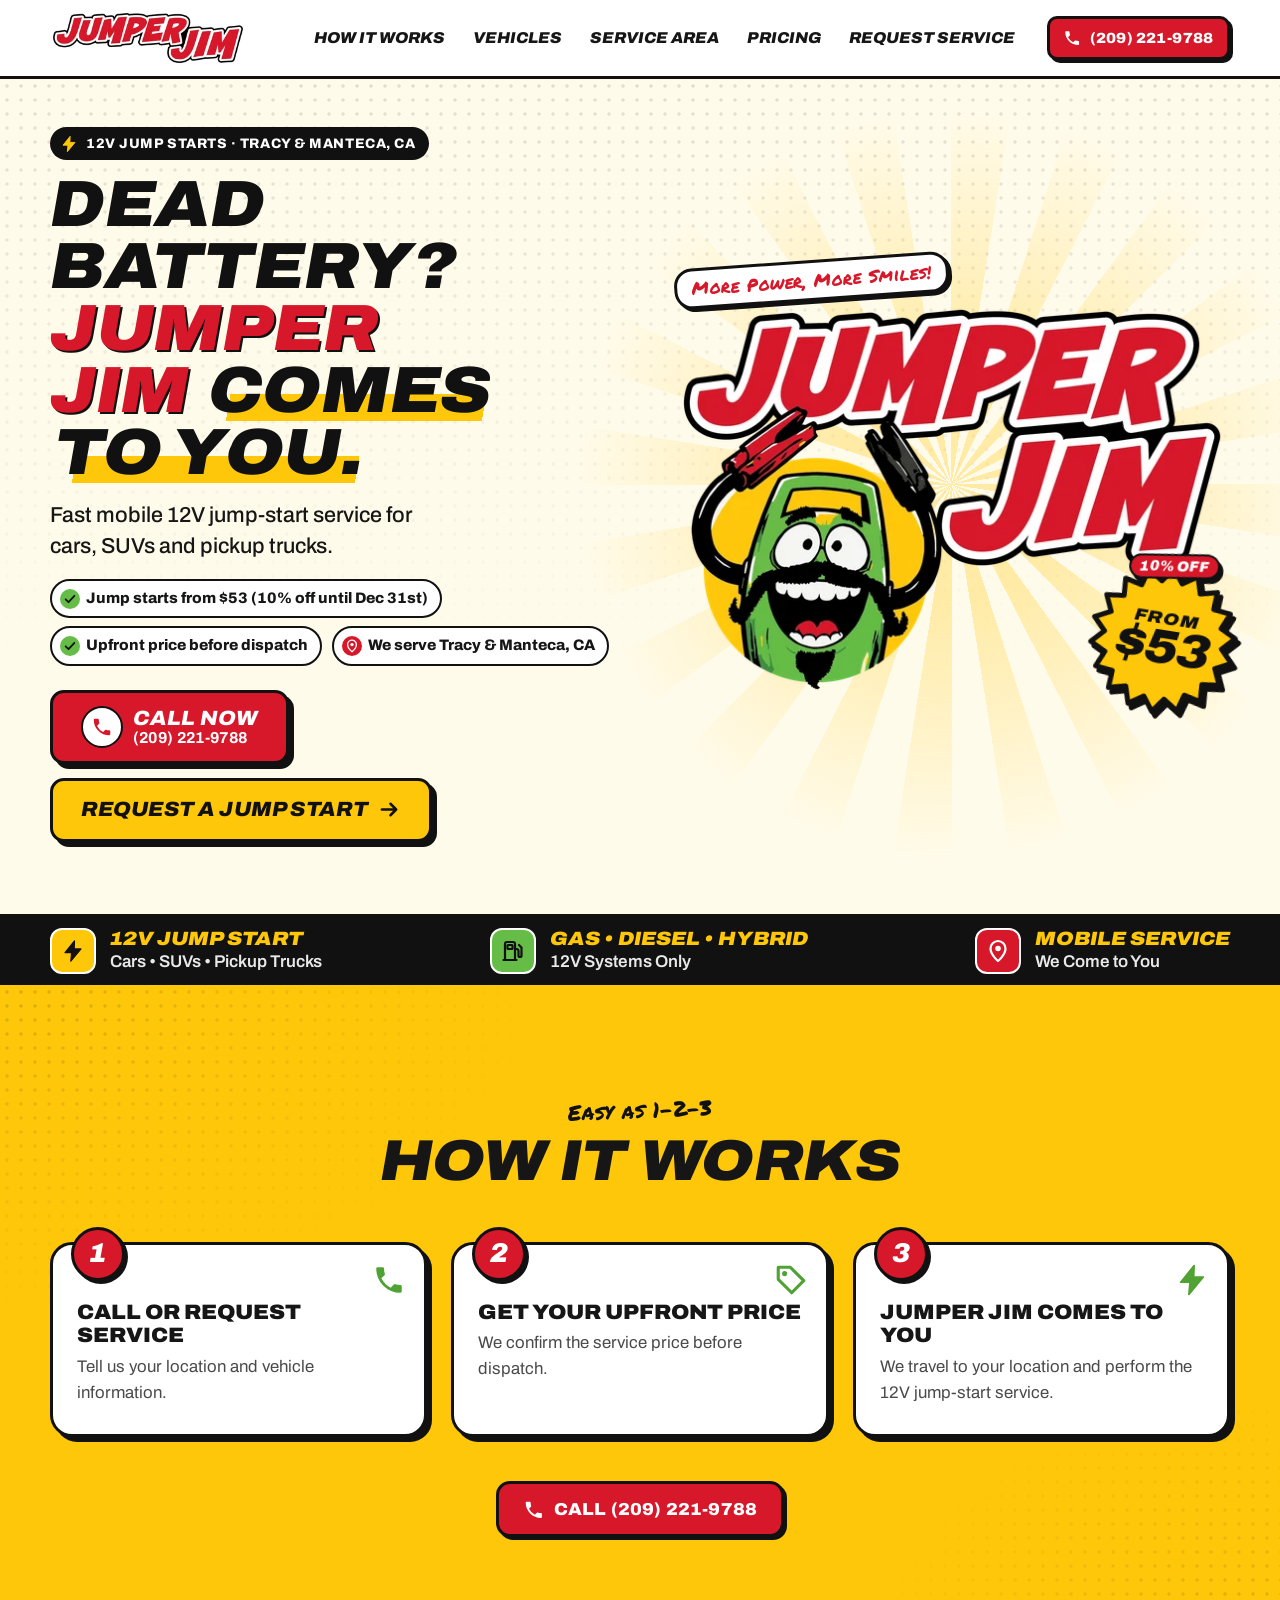
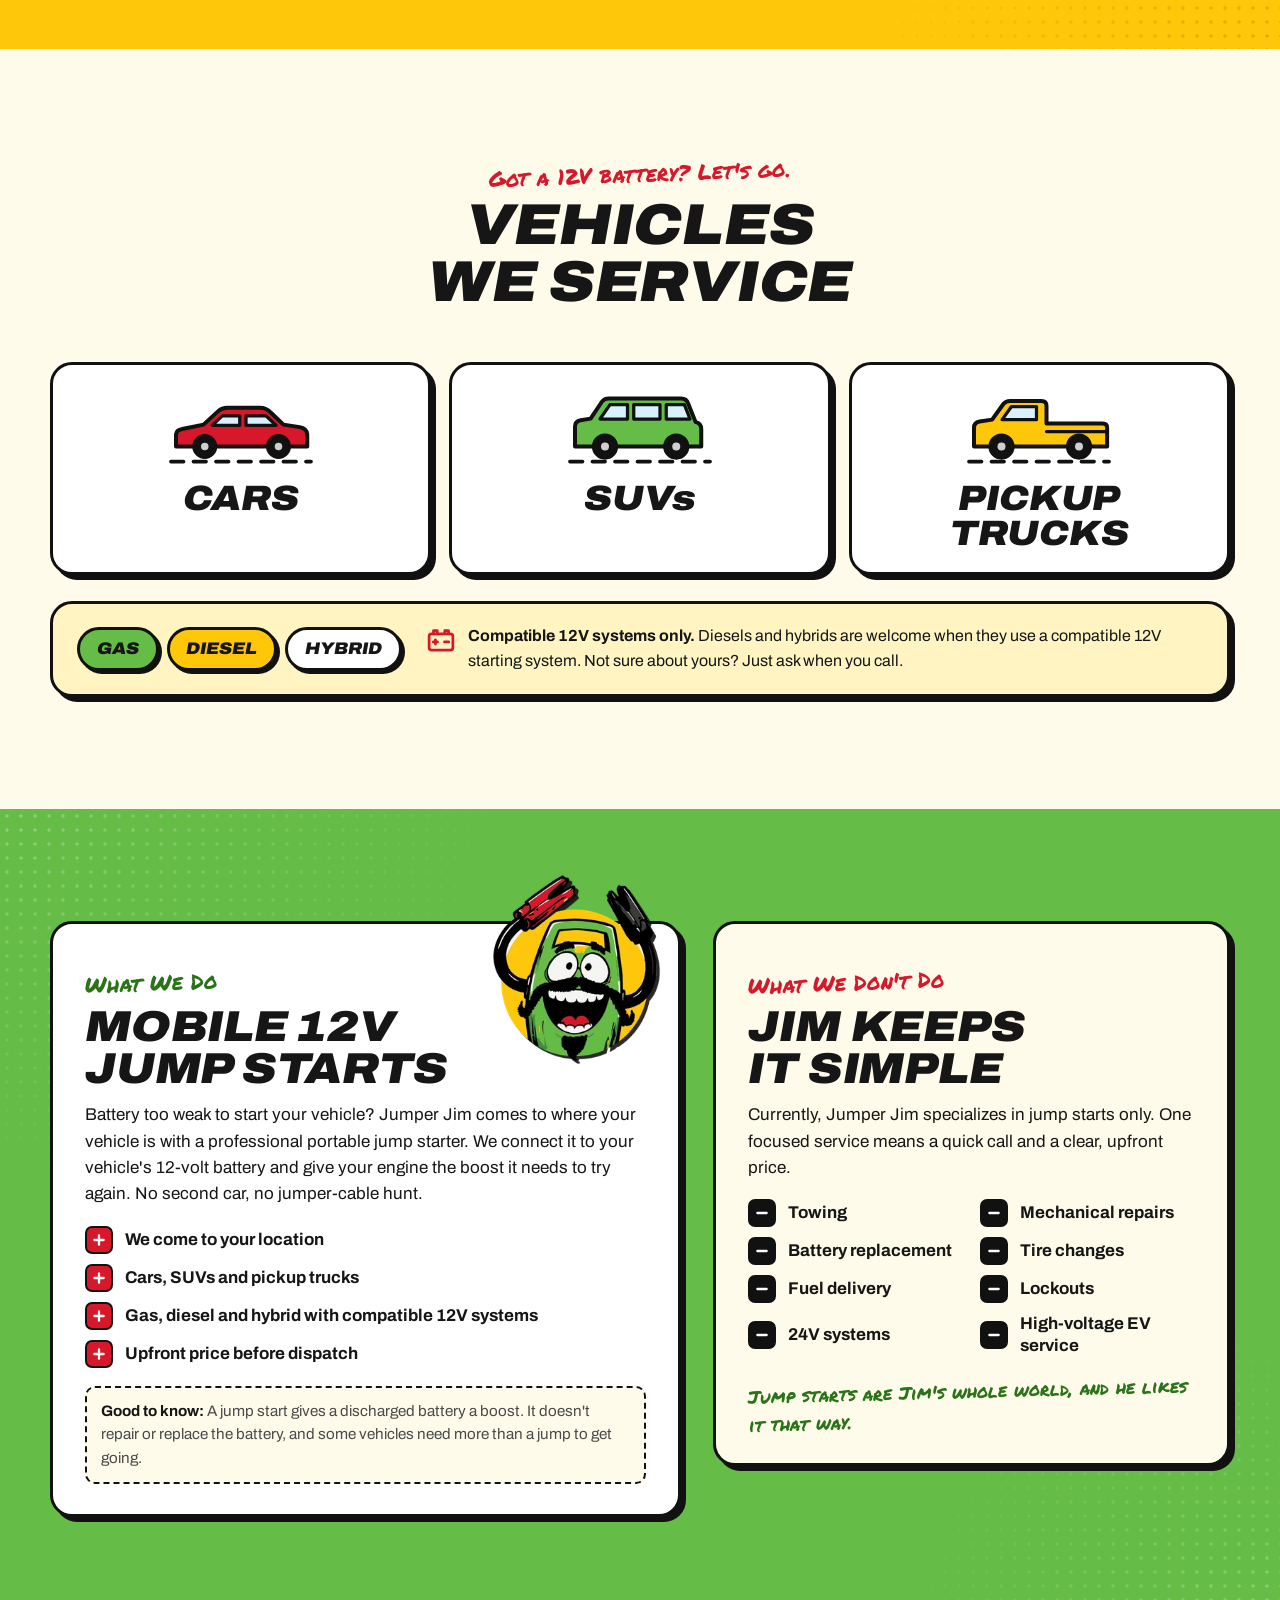
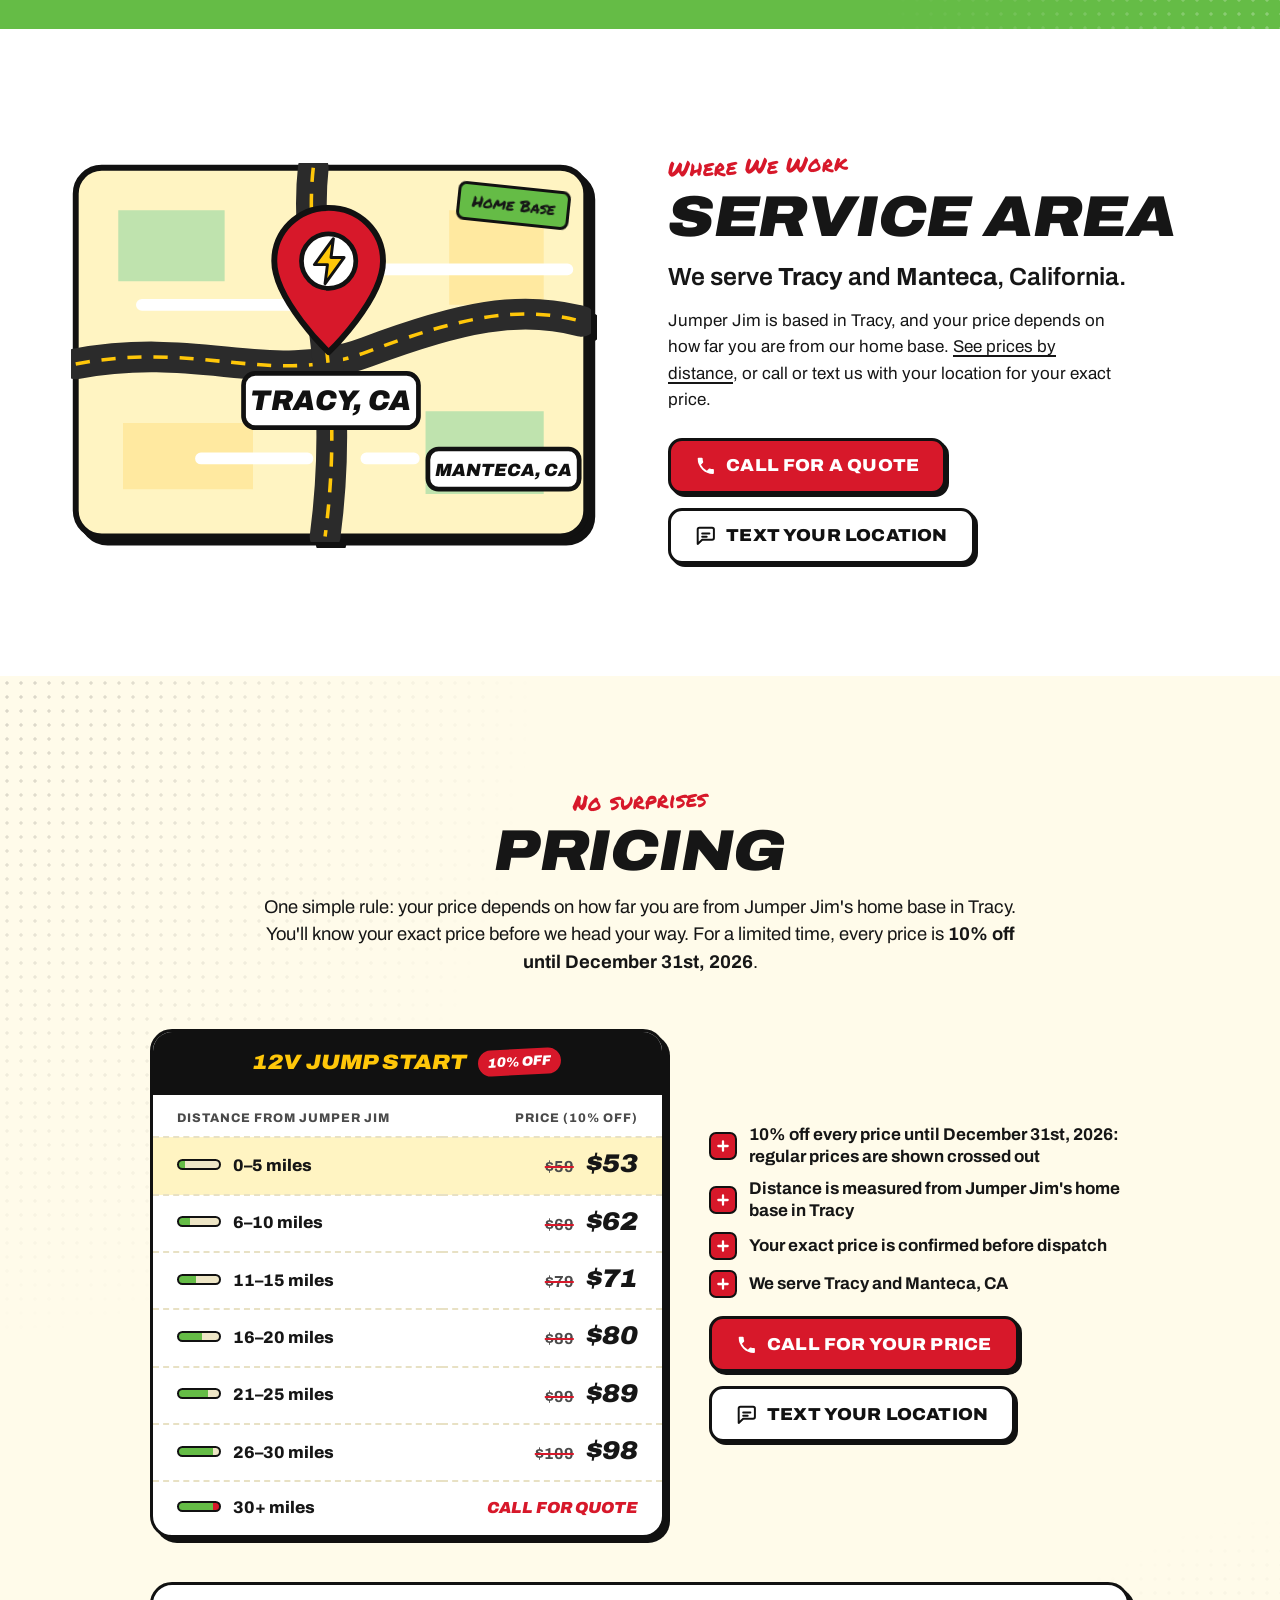
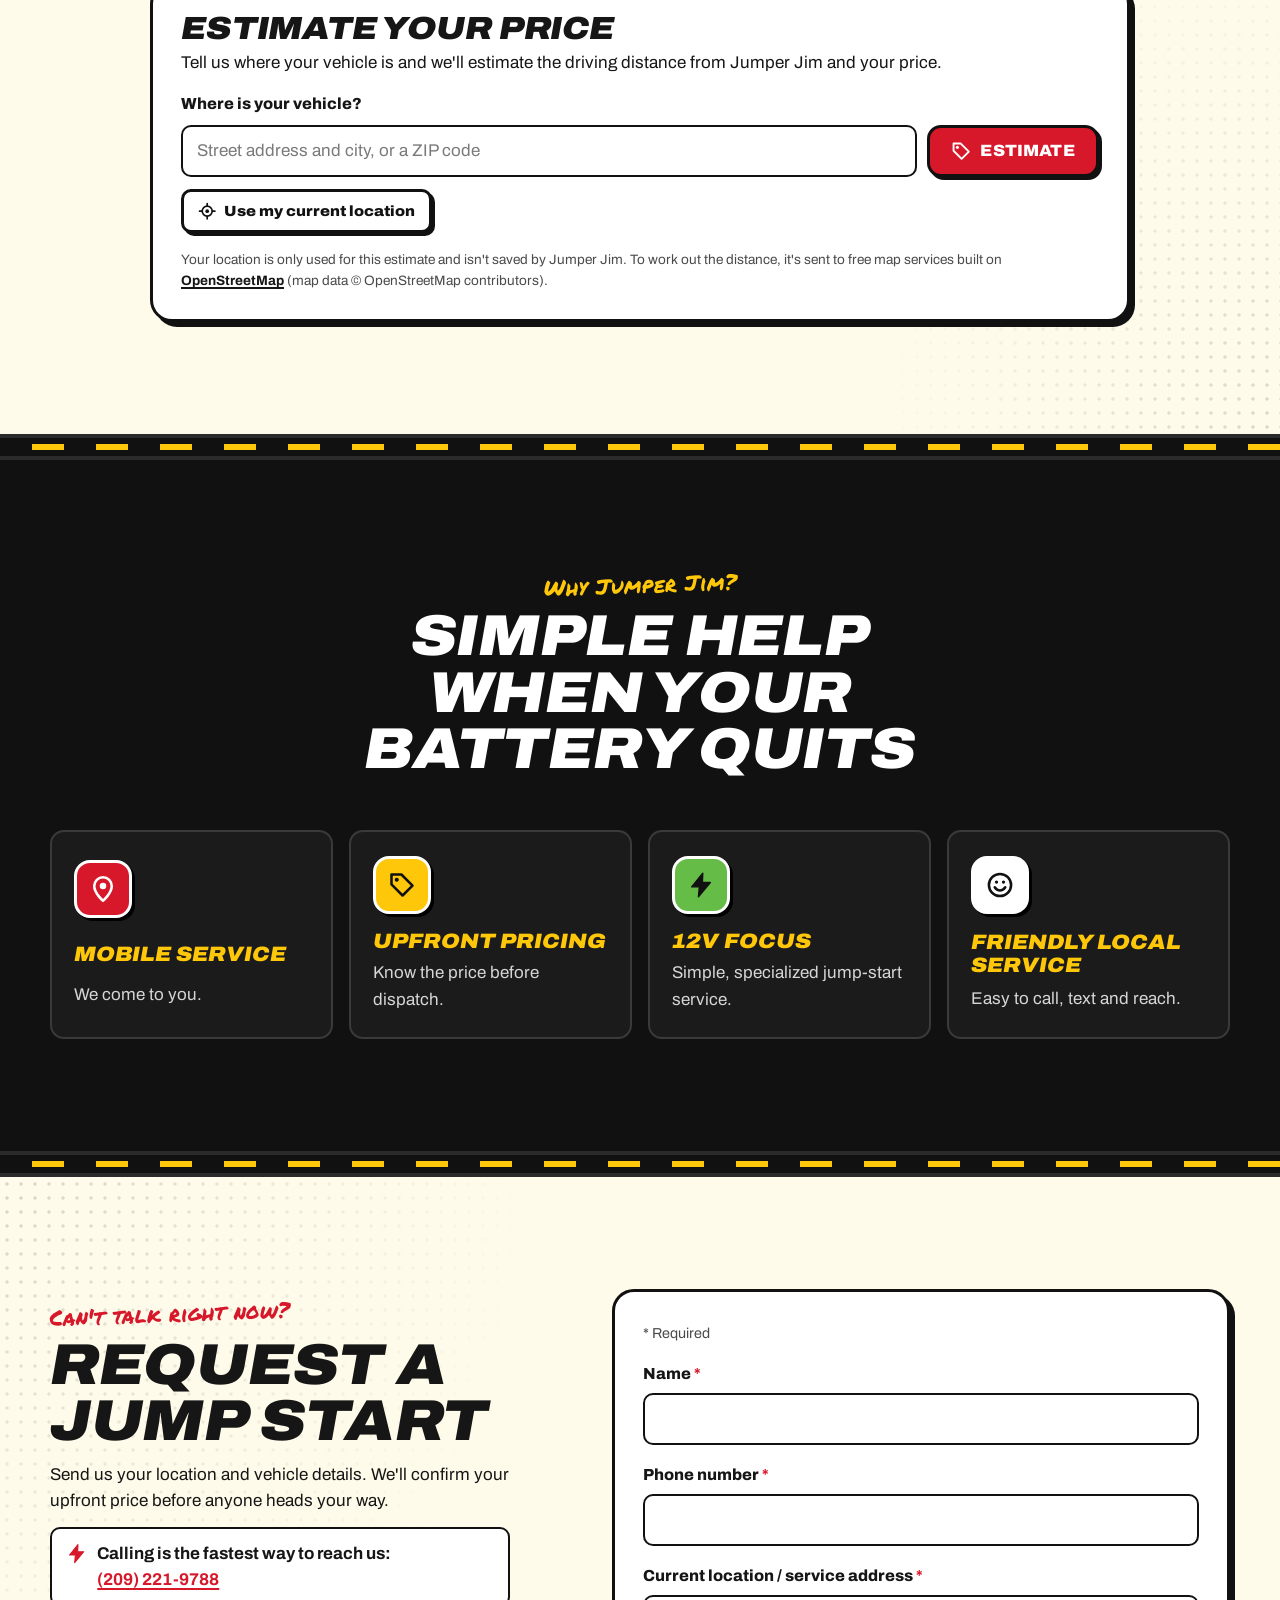
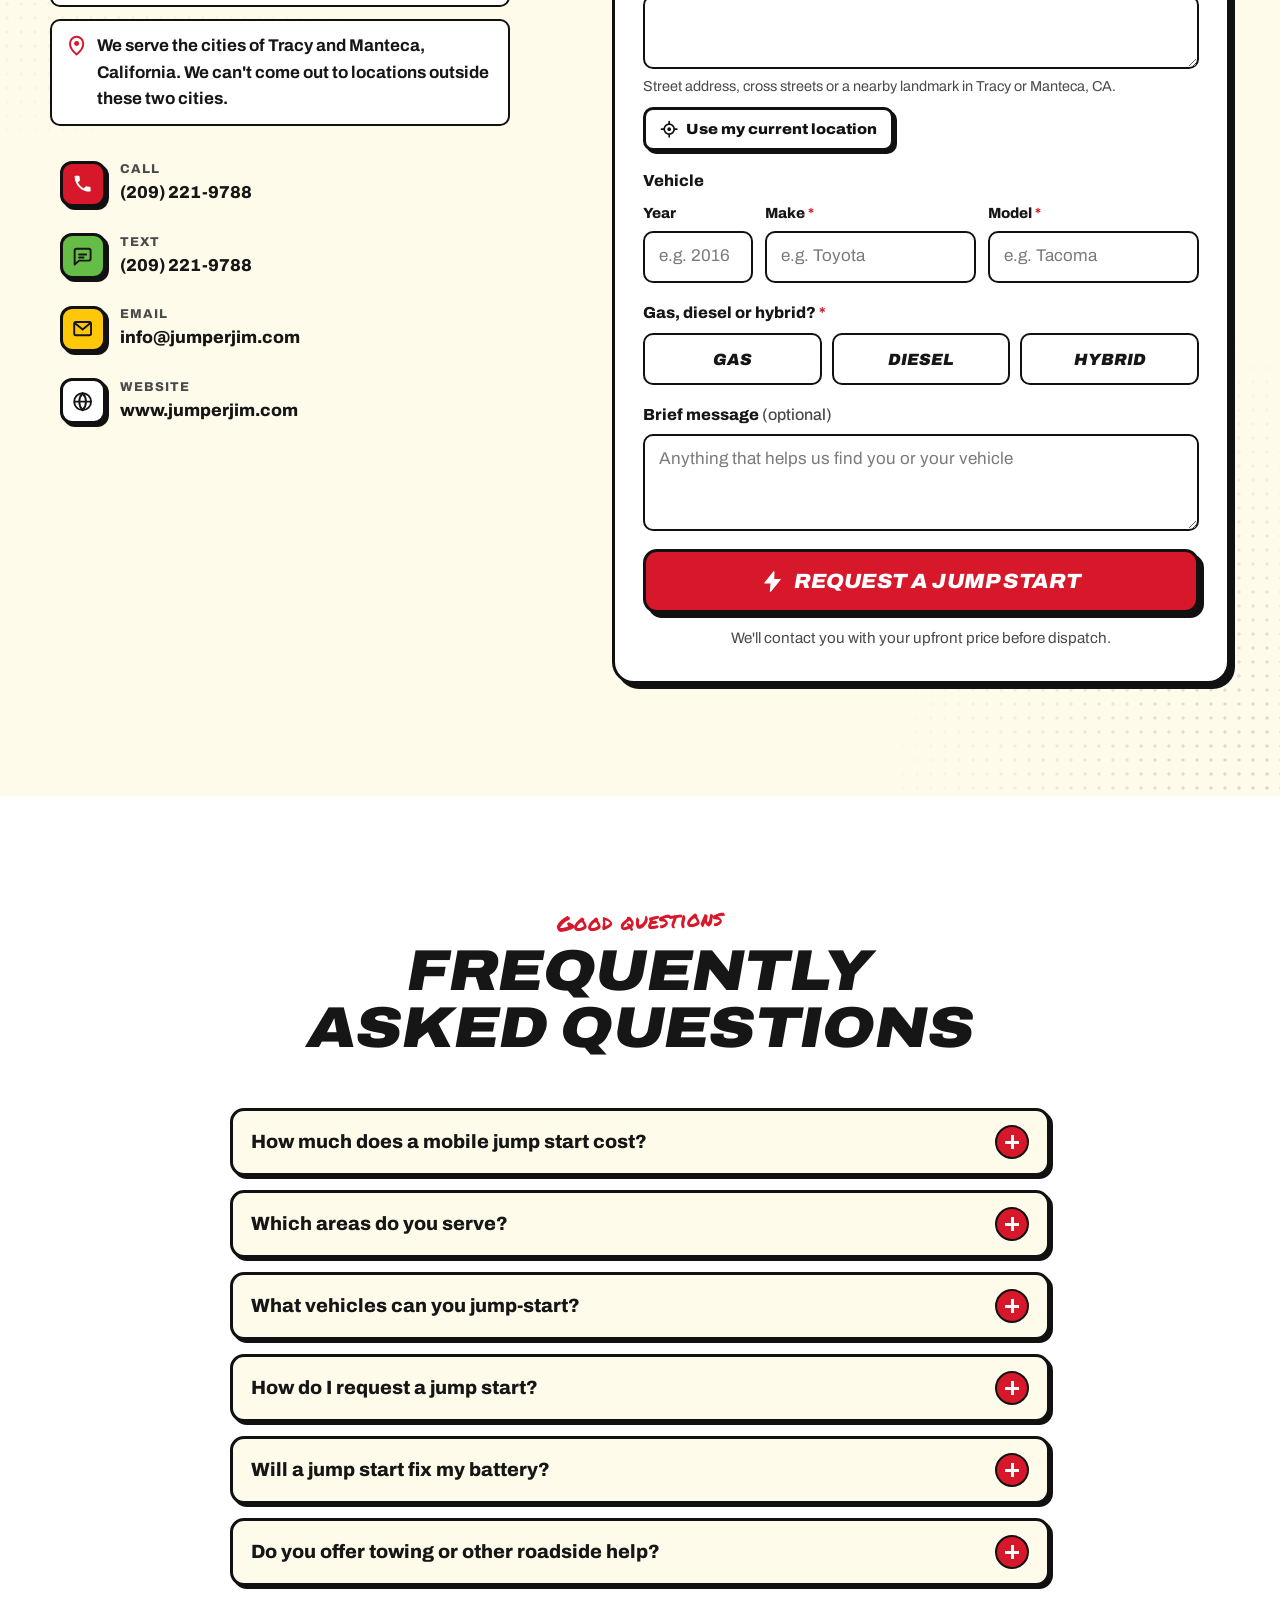
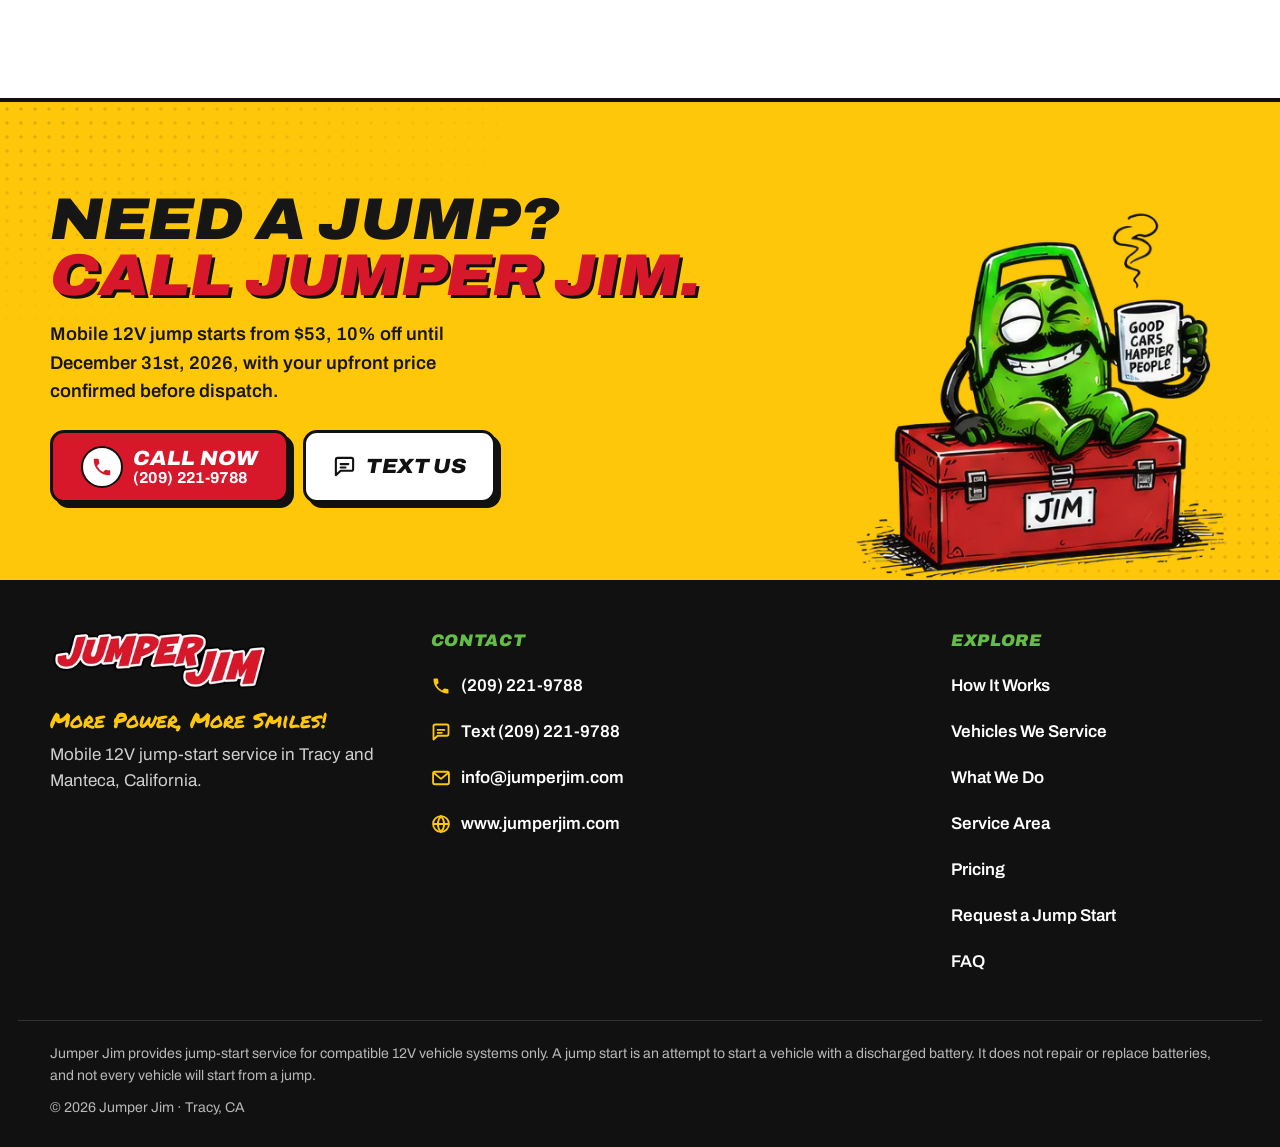
<file: index.html>
<!doctype html>
<html lang="en" data-offer-end="2027-01-01T00:00:00-08:00">
<head>
  <meta charset="utf-8">
  <meta name="viewport" content="width=device-width, initial-scale=1, viewport-fit=cover">
  <title>Jumper Jim | Mobile Jump Start Service in Tracy &amp; Manteca, CA</title>
  <meta name="description" content="Mobile 12V jump starts in Tracy and Manteca, CA. Jumper Jim comes to your car, SUV or pickup truck, from $53 (10% off until December 31st, 2026).">
  <link rel="canonical" href="https://www.jumperjim.com/">
  <meta name="theme-color" content="#65BC46">
  <meta name="format-detection" content="telephone=no">

  <!-- Social sharing -->
  <meta property="og:type" content="website">
  <meta property="og:site_name" content="Jumper Jim">
  <meta property="og:locale" content="en_US">
  <meta property="og:url" content="https://www.jumperjim.com/">
  <meta property="og:title" content="Jumper Jim | Mobile Jump Start Service in Tracy &amp; Manteca, CA">
  <meta property="og:description" content="Mobile 12V jump starts for cars, SUVs and pickup trucks in Tracy and Manteca, CA, 10% off until December 31st, 2026, from $53, with an upfront price before dispatch.">
  <meta property="og:image" content="https://www.jumperjim.com/images/og-jumper-jim.jpg">
  <meta property="og:image:width" content="1200">
  <meta property="og:image:height" content="630">
  <meta property="og:image:alt" content="Jumper Jim logo with the smiling green jump-starter mascot">
  <meta name="twitter:card" content="summary_large_image">

  <!-- Icons -->
  <link rel="icon" href="favicon.ico" sizes="48x48">
  <link rel="icon" href="favicon-32x32.png" type="image/png" sizes="32x32">
  <link rel="apple-touch-icon" href="apple-touch-icon.png">
  <link rel="manifest" href="site.webmanifest">

  <!-- Performance: fonts and the hero logo are needed for first paint -->
  <link rel="preload" href="fonts/archivo-italic-latin.woff2" as="font" type="font/woff2" crossorigin>
  <link rel="preload" href="fonts/archivo-latin.woff2" as="font" type="font/woff2" crossorigin>
  <link rel="preload" as="image" type="image/webp"
        imagesrcset="images/jumper-jim-logo-360.webp 360w, images/jumper-jim-logo-560.webp 560w, images/jumper-jim-logo-800.webp 800w, images/jumper-jim-logo-1120.webp 1120w"
        imagesizes="(min-width: 900px) 560px, (min-width: 480px) 420px, 86vw" fetchpriority="high">
  <!--
    OFFER SWITCH: the 10% discount ends at the moment in data-offer-end (on <html>).
    From then on it adds .offer-ended, which hides everything marked data-offer="on" and shows
    the regular prices marked data-offer="off". Preview it with ?offer=ended (or ?offer=on).
  -->
  <script>
    (function (d) {
      var root = d.documentElement;
      var offerEnd = Date.parse(root.getAttribute("data-offer-end"));
      var offer = (/[?&]offer=(on|ended)/.exec(location.search) || [])[1];
      if (offer === "ended" || (!offer && Date.now() >= offerEnd)) root.classList.add("offer-ended");
    })(document);
  </script>
  <link rel="stylesheet" href="css/styles.css">
  <script src="js/main.js" defer></script>

  <script type="application/ld+json">
  {
    "@context": "https://schema.org",
    "@type": "AutomotiveBusiness",
    "@id": "https://www.jumperjim.com/#business",
    "name": "Jumper Jim",
    "slogan": "More Power, More Smiles!",
    "description": "Mobile 12V jump-start service for cars, SUVs and pickup trucks in Tracy and Manteca, California.",
    "url": "https://www.jumperjim.com/",
    "telephone": "+1-209-221-9788",
    "email": "info@jumperjim.com",
    "logo": "https://www.jumperjim.com/images/jumper-jim-logo-800.png",
    "image": "https://www.jumperjim.com/images/og-jumper-jim.jpg",
    "address": {
      "@type": "PostalAddress",
      "addressLocality": "Tracy",
      "addressRegion": "CA",
      "addressCountry": "US"
    },
    "areaServed": [
      {
        "@type": "City",
        "name": "Tracy",
        "containedInPlace": { "@type": "State", "name": "California" }
      },
      {
        "@type": "City",
        "name": "Manteca",
        "containedInPlace": { "@type": "State", "name": "California" }
      }
    ],
    "makesOffer": {
      "@type": "Offer",
      "itemOffered": {
        "@type": "Service",
        "name": "Mobile 12V Jump Start",
        "serviceType": "Mobile jump-start service for compatible 12V vehicle systems"
      },
      "priceSpecification": [
        {
          "@type": "PriceSpecification",
          "minPrice": 53,
          "validThrough": "2026-12-31",
          "priceCurrency": "USD"
        },
        {
          "@type": "PriceSpecification",
          "minPrice": 59,
          "validFrom": "2027-01-01",
          "priceCurrency": "USD"
        }
      ]
    }
  }
  </script>
  <script type="application/ld+json">
  {
    "@context": "https://schema.org",
    "@type": "WebSite",
    "@id": "https://www.jumperjim.com/#website",
    "name": "Jumper Jim",
    "url": "https://www.jumperjim.com/",
    "inLanguage": "en-US",
    "publisher": { "@id": "https://www.jumperjim.com/#business" }
  }
  </script>
</head>
<body>
  <a class="skip-link" href="#main">Skip to main content</a>

  <!-- Icon sprite: referenced with <use href="#i-name"> -->
  <svg class="sprite" aria-hidden="true" focusable="false" xmlns="http://www.w3.org/2000/svg">
    <symbol id="i-phone" viewBox="0 0 24 24"><path fill="currentColor" d="M6.6 10.8a15.1 15.1 0 0 0 6.6 6.6l2.2-2.2a1 1 0 0 1 1-.25 11.4 11.4 0 0 0 3.6.57 1 1 0 0 1 1 1V20a1 1 0 0 1-1 1A17 17 0 0 1 3 4a1 1 0 0 1 1-1h3.5a1 1 0 0 1 1 1c0 1.25.2 2.45.57 3.57a1 1 0 0 1-.25 1z"/></symbol>
    <symbol id="i-text" viewBox="0 0 24 24"><path fill="none" stroke="currentColor" stroke-width="2.2" stroke-linecap="round" stroke-linejoin="round" d="M21 14.5a2 2 0 0 1-2 2H8l-5 4.5V5a2 2 0 0 1 2-2h14a2 2 0 0 1 2 2z"/><path fill="none" stroke="currentColor" stroke-width="2.2" stroke-linecap="round" d="M8 9.5h8M8 13h5"/></symbol>
    <symbol id="i-mail" viewBox="0 0 24 24"><rect x="2.5" y="4.5" width="19" height="15" rx="2" fill="none" stroke="currentColor" stroke-width="2.2"/><path fill="none" stroke="currentColor" stroke-width="2.2" stroke-linecap="round" stroke-linejoin="round" d="m3.5 6 8.5 7 8.5-7"/></symbol>
    <symbol id="i-globe" viewBox="0 0 24 24"><g fill="none" stroke="currentColor" stroke-width="2.2"><circle cx="12" cy="12" r="9.5"/><path d="M2.5 12h19M12 2.5c2.6 2.8 3.8 6 3.8 9.5s-1.2 6.7-3.8 9.5c-2.6-2.8-3.8-6-3.8-9.5S9.4 5.3 12 2.5z"/></g></symbol>
    <symbol id="i-bolt" viewBox="0 0 24 24"><path fill="currentColor" stroke="currentColor" stroke-width="1.2" stroke-linejoin="round" d="M13.5 1.8 4 13.6h6.6L9.8 22.2 20 9.9h-6.8z"/></symbol>
    <symbol id="i-check" viewBox="0 0 24 24"><path fill="none" stroke="currentColor" stroke-width="3" stroke-linecap="round" stroke-linejoin="round" d="m4.5 12.5 5 5 10-11"/></symbol>
    <symbol id="i-plus" viewBox="0 0 24 24"><path fill="none" stroke="currentColor" stroke-width="3.4" stroke-linecap="round" d="M12 5v14M5 12h14"/></symbol>
    <symbol id="i-minus" viewBox="0 0 24 24"><path fill="none" stroke="currentColor" stroke-width="3.4" stroke-linecap="round" d="M5 12h14"/></symbol>
    <symbol id="i-pin" viewBox="0 0 24 24"><path fill="none" stroke="currentColor" stroke-width="2.2" stroke-linejoin="round" d="M12 22s-7.5-6.2-7.5-12.5a7.5 7.5 0 0 1 15 0C19.5 15.8 12 22 12 22z"/><circle cx="12" cy="9.5" r="2.8" fill="currentColor"/></symbol>
    <symbol id="i-tag" viewBox="0 0 24 24"><path fill="none" stroke="currentColor" stroke-width="2.2" stroke-linejoin="round" d="M3 3h8.5l9.5 9.5-8.5 8.5L3 11.5z"/><circle cx="7.5" cy="7.5" r="1.8" fill="currentColor"/></symbol>
    <symbol id="i-smile" viewBox="0 0 24 24"><g fill="none" stroke="currentColor" stroke-width="2.2" stroke-linecap="round"><circle cx="12" cy="12" r="9.5"/><path d="M7.5 14c1.2 1.8 2.7 2.7 4.5 2.7s3.3-.9 4.5-2.7"/></g><circle cx="9" cy="9.5" r="1.4" fill="currentColor"/><circle cx="15" cy="9.5" r="1.4" fill="currentColor"/></symbol>
    <symbol id="i-battery" viewBox="0 0 24 24"><g fill="none" stroke="currentColor" stroke-width="2.2" stroke-linecap="round" stroke-linejoin="round"><rect x="2.5" y="7" width="19" height="13" rx="2"/><path d="M6 7V4.5h3V7M15 7V4.5h3V7M5.8 13.5h3.4M7.5 11.8v3.4M14.8 13.5h3.4"/></g></symbol>
    <symbol id="i-fuel" viewBox="0 0 24 24"><g fill="none" stroke="currentColor" stroke-width="2.2" stroke-linecap="round" stroke-linejoin="round"><path d="M4 21V5a2 2 0 0 1 2-2h6a2 2 0 0 1 2 2v16M2.5 21h13M14 10h1.5a2 2 0 0 1 2 2v4.5a1.5 1.5 0 0 0 3 0V8.5L18 6"/><rect x="6.5" y="6" width="5" height="4" rx=".5"/></g></symbol>
    <symbol id="i-locate" viewBox="0 0 24 24"><g fill="none" stroke="currentColor" stroke-width="2.2" stroke-linecap="round"><circle cx="12" cy="12" r="6.5"/><path d="M12 2v3M12 19v3M2 12h3M19 12h3"/></g><circle cx="12" cy="12" r="2.4" fill="currentColor"/></symbol>
    <symbol id="i-menu" viewBox="0 0 24 24"><path fill="none" stroke="currentColor" stroke-width="2.6" stroke-linecap="round" d="M4 7h16M4 12h16M4 17h16"/></symbol>
    <symbol id="i-close" viewBox="0 0 24 24"><path fill="none" stroke="currentColor" stroke-width="2.6" stroke-linecap="round" d="m6 6 12 12M18 6 6 18"/></symbol>
    <symbol id="i-arrow" viewBox="0 0 24 24"><path fill="none" stroke="currentColor" stroke-width="2.6" stroke-linecap="round" stroke-linejoin="round" d="M4 12h15M13 6l6 6-6 6"/></symbol>
  </svg>

  <!-- ============ HEADER ============ -->
  <header class="site-header">
    <div class="container site-header__inner">
      <a class="brand" href="#top" aria-label="Jumper Jim, back to top">
        <picture>
          <source type="image/webp"
                  srcset="images/jumper-jim-wordmark-200.webp 200w, images/jumper-jim-wordmark-320.webp 320w, images/jumper-jim-wordmark-480.webp 480w, images/jumper-jim-wordmark-640.webp 640w"
                  sizes="(min-width: 1280px) 196px, (min-width: 1024px) 172px, 148px">
          <img class="brand__img" src="images/jumper-jim-wordmark-480.png" width="480" height="139" alt="Jumper Jim">
        </picture>
      </a>

      <nav class="site-nav" aria-label="Main">
        <button class="site-nav__toggle" type="button" aria-expanded="false" aria-controls="site-nav-menu">
          <svg class="icon icon--open" aria-hidden="true"><use href="#i-menu"/></svg>
          <svg class="icon icon--close" aria-hidden="true"><use href="#i-close"/></svg>
          <span class="site-nav__toggle-label">Menu</span>
        </button>
        <ul class="site-nav__menu" id="site-nav-menu">
          <li><a href="#how-it-works">How It Works</a></li>
          <li><a href="#vehicles">Vehicles</a></li>
          <li><a href="#service-area">Service Area</a></li>
          <li><a href="#pricing">Pricing</a></li>
          <li><a href="#request">Request Service</a></li>
        </ul>
      </nav>

      <a class="btn btn--call btn--sm site-header__call" href="tel:+12092219788" aria-label="Call Jumper Jim at (209) 221-9788">
        <svg class="icon" aria-hidden="true"><use href="#i-phone"/></svg>
        <span class="site-header__call-short">Call</span>
        <span class="site-header__call-long">(209) 221-9788</span>
      </a>
    </div>
  </header>

  <main id="main">
    <!-- ============ HERO ============ -->
    <section class="hero" id="top" aria-labelledby="hero-title">
      <div class="container hero__grid">
        <div class="hero__art">
          <div class="hero__rays" aria-hidden="true"></div>
          <picture>
            <source type="image/webp"
                    srcset="images/jumper-jim-logo-360.webp 360w, images/jumper-jim-logo-560.webp 560w, images/jumper-jim-logo-800.webp 800w, images/jumper-jim-logo-1120.webp 1120w"
                    sizes="(min-width: 900px) 560px, (min-width: 480px) 420px, 86vw">
            <img class="hero__logo" src="images/jumper-jim-logo-800.png" width="800" height="575" fetchpriority="high"
                 alt="Jumper Jim logo: a smiling green jump-starter mascot holding up red and black jumper clamps">
          </picture>
          <p class="price-burst">
            <svg class="price-burst__shape" viewBox="-8 -8 216 216" aria-hidden="true"><polygon points="100,0 114.2,19.2 134.2,6 141,29 164.3,23.4 162.8,47.3 186.6,50 177.1,72 198.5,82.6 182,100 198.5,117.4 177.1,128 186.6,150 162.8,152.7 164.3,176.6 141,171 134.2,194 114.2,180.8 100,200 85.8,180.8 65.8,194 59,171 35.7,176.6 37.2,152.7 13.4,150 22.9,128 1.5,117.4 18,100 1.5,82.6 22.9,72 13.4,50 37.2,47.3 35.7,23.4 59,29 65.8,6 85.8,19.2"/></svg>
            <span class="price-burst__deal" data-offer="on">10% off</span>
            <span class="price-burst__text"><span class="price-burst__from">From</span> <span class="price-burst__amount"><span data-offer="on">$53</span><span data-offer="off">$59</span></span></span>
          </p>
          <p class="tagline-bubble">More Power, More Smiles!</p>
        </div>

        <div class="hero__copy">
          <p class="eyebrow">
            <svg class="icon" aria-hidden="true"><use href="#i-bolt"/></svg>
            12V Jump Starts &middot; Tracy &amp; Manteca, CA
          </p>
          <h1 class="hero__title display" id="hero-title">
            Dead Battery? <span class="hero__title-name">Jumper Jim</span> <span class="marker">Comes to You.</span>
          </h1>
          <p class="hero__lede">Fast mobile 12V jump-start service for cars, SUVs and pickup trucks.</p>

          <ul class="hero__points" role="list">
            <li data-offer="on"><svg class="icon" aria-hidden="true"><use href="#i-check"/></svg> Jump starts from $53 (10% off until Dec 31st)</li>
            <li data-offer="off"><svg class="icon" aria-hidden="true"><use href="#i-check"/></svg> Jump starts from $59</li>
            <li><svg class="icon" aria-hidden="true"><use href="#i-check"/></svg> Upfront price before dispatch</li>
            <li class="hero__points-area"><svg class="icon" aria-hidden="true"><use href="#i-pin"/></svg> We serve Tracy &amp; Manteca, CA</li>
          </ul>

          <div class="hero__ctas">
            <a class="btn btn--call btn--xl" href="tel:+12092219788">
              <span class="btn__icon-ring"><svg class="icon" aria-hidden="true"><use href="#i-phone"/></svg></span>
              <span class="btn__stack"><span class="btn__label">Call Now</span><span class="btn__sub">(209) 221-9788</span></span>
            </a>
            <a class="btn btn--yellow btn--xl" href="#request">
              <span class="btn__label">Request a Jump Start</span>
              <svg class="icon" aria-hidden="true"><use href="#i-arrow"/></svg>
            </a>
          </div>
        </div>
      </div>
    </section>

    <!-- ============ CORE MESSAGE ============ -->
    <section class="core" aria-label="What Jumper Jim offers at a glance">
      <div class="container">
        <ul class="core__list" role="list">
          <li class="core__item">
            <span class="core__icon core__icon--yellow"><svg class="icon" aria-hidden="true"><use href="#i-bolt"/></svg></span>
            <span><strong class="core__title">12V Jump Start</strong><span class="core__sub">Cars &bull; SUVs &bull; Pickup Trucks</span></span>
          </li>
          <li class="core__item">
            <span class="core__icon core__icon--green"><svg class="icon" aria-hidden="true"><use href="#i-fuel"/></svg></span>
            <span><strong class="core__title">Gas &bull; Diesel &bull; Hybrid</strong><span class="core__sub">12V Systems Only</span></span>
          </li>
          <li class="core__item">
            <span class="core__icon core__icon--red"><svg class="icon" aria-hidden="true"><use href="#i-pin"/></svg></span>
            <span><strong class="core__title">Mobile Service</strong><span class="core__sub">We Come to You</span></span>
          </li>
        </ul>
      </div>
    </section>

    <!-- ============ HOW IT WORKS ============ -->
    <section class="section section--yellow halftone" id="how-it-works" aria-labelledby="how-title">
      <div class="container">
        <header class="section-head">
          <p class="kicker">Easy as 1-2-3</p>
          <h2 class="section-title display" id="how-title">How It Works</h2>
        </header>

        <ol class="steps" role="list">
          <li class="step panel">
            <span class="step__num" aria-hidden="true">1</span>
            <svg class="step__icon icon" aria-hidden="true"><use href="#i-phone"/></svg>
            <h3 class="step__title"><span class="visually-hidden">Step 1: </span>Call or Request Service</h3>
            <p>Tell us your location and vehicle information.</p>
          </li>
          <li class="step panel">
            <span class="step__num" aria-hidden="true">2</span>
            <svg class="step__icon icon" aria-hidden="true"><use href="#i-tag"/></svg>
            <h3 class="step__title"><span class="visually-hidden">Step 2: </span>Get Your Upfront Price</h3>
            <p>We confirm the service price before dispatch.</p>
          </li>
          <li class="step panel">
            <span class="step__num" aria-hidden="true">3</span>
            <svg class="step__icon icon" aria-hidden="true"><use href="#i-bolt"/></svg>
            <h3 class="step__title"><span class="visually-hidden">Step 3: </span>Jumper Jim Comes to You</h3>
            <p>We travel to your location and perform the 12V jump-start service.</p>
          </li>
        </ol>

        <div class="section-cta">
          <a class="btn btn--call btn--lg" href="tel:+12092219788">
            <svg class="icon" aria-hidden="true"><use href="#i-phone"/></svg>
            Call (209) 221-9788
          </a>
        </div>
      </div>
    </section>

    <!-- ============ VEHICLES ============ -->
    <section class="section section--cream" id="vehicles" aria-labelledby="vehicles-title">
      <div class="container">
        <header class="section-head">
          <p class="kicker">Got a 12V battery? Let's go.</p>
          <h2 class="section-title display" id="vehicles-title">Vehicles We Service</h2>
        </header>

        <ul class="vehicles" role="list">
          <li class="vehicle panel">
            <svg class="vehicle__art" viewBox="0 0 120 64" aria-hidden="true">
              <path class="vehicle__road" d="M4 58h112"/>
              <path class="vehicle__body vehicle__body--red" d="M8 46v-9c0-3 2-4.5 5-5l17-3.5 12-11c2-1.8 4-2.5 7-2.5h26c4 0 6.5 1.2 9 4l10 9.5 13 2c4 .7 6 2.8 6 6.5v9z"/>
              <path class="vehicle__glass" d="M45 21.5 37 29h22v-7.5zM64 21.5V29h24l-8-7.5z"/>
              <circle class="vehicle__wheel" cx="31" cy="46" r="9"/><circle class="vehicle__hub" cx="31" cy="46" r="3"/>
              <circle class="vehicle__wheel" cx="90" cy="46" r="9"/><circle class="vehicle__hub" cx="90" cy="46" r="3"/>
            </svg>
            <h3 class="vehicle__name display">Cars</h3>
          </li>
          <li class="vehicle panel">
            <svg class="vehicle__art" viewBox="0 0 120 64" aria-hidden="true">
              <path class="vehicle__road" d="M4 58h112"/>
              <path class="vehicle__body vehicle__body--green" d="M8 46V30c0-3 1.5-4.5 4.5-5l8-1.3 9-13.5c1.2-1.8 3-2.7 5.5-2.7h58c3 0 4.6 1.3 5.5 4l6 15c3 .6 4.5 2.4 4.5 5.5v14z"/>
              <path class="vehicle__glass" d="M36 12.5 28 24h22V12.5zM55 12.5V24h21V12.5zM81 12.5V24h19l-4.5-11.5z"/>
              <circle class="vehicle__wheel" cx="32" cy="46" r="9.5"/><circle class="vehicle__hub" cx="32" cy="46" r="3.2"/>
              <circle class="vehicle__wheel" cx="89" cy="46" r="9.5"/><circle class="vehicle__hub" cx="89" cy="46" r="3.2"/>
            </svg>
            <h3 class="vehicle__name display">SUV<span class="lowercase">s</span></h3>
          </li>
          <li class="vehicle panel">
            <svg class="vehicle__art" viewBox="0 0 120 64" aria-hidden="true">
              <path class="vehicle__road" d="M4 58h112"/>
              <path class="vehicle__body vehicle__body--yellow" d="M8 46V31c0-3 1.5-4.5 4.5-5l10-1.5 9-12.5c1.3-1.8 3-2.5 5.5-2.5H62c2.5 0 4 1.5 4 4v14h45c2.5 0 3.5 1 3.5 3.5V46z"/>
              <path class="vehicle__glass" d="M38 14 30.5 24.5H58V14z"/>
              <path class="vehicle__line" d="M66 34h48.5"/>
              <circle class="vehicle__wheel" cx="30" cy="46" r="9.5"/><circle class="vehicle__hub" cx="30" cy="46" r="3.2"/>
              <circle class="vehicle__wheel" cx="92" cy="46" r="9.5"/><circle class="vehicle__hub" cx="92" cy="46" r="3.2"/>
            </svg>
            <h3 class="vehicle__name display">Pickup Trucks</h3>
          </li>
        </ul>

        <div class="fuel-strip panel">
          <ul class="fuel-strip__list" role="list" aria-label="Fuel types">
            <li class="chip chip--green">Gas</li>
            <li class="chip chip--yellow">Diesel</li>
            <li class="chip chip--white">Hybrid</li>
          </ul>
          <p class="fuel-strip__note">
            <svg class="icon" aria-hidden="true"><use href="#i-battery"/></svg>
            <span><strong>Compatible 12V systems only.</strong> Diesels and hybrids are welcome when they use a compatible 12V starting system. Not sure about yours? Just ask when you call.</span>
          </p>
        </div>
      </div>
    </section>

    <!-- ============ WHAT WE DO / DON'T ============ -->
    <section class="section section--green halftone halftone--light" aria-label="Our service">
      <div class="container services">
        <article class="service-card panel" id="what-we-do" aria-labelledby="do-title">
          <div class="service-card__mascot">
            <picture>
              <source type="image/webp"
                      srcset="images/jumper-jim-mascot-240.webp 240w, images/jumper-jim-mascot-360.webp 360w, images/jumper-jim-mascot-520.webp 520w"
                      sizes="(min-width: 960px) 200px, 150px">
              <img src="images/jumper-jim-mascot-520.png" width="520" height="588" loading="lazy" decoding="async"
                   alt="Jumper Jim, the green jump-starter mascot, grinning with his red and black clamps raised">
            </picture>
          </div>
          <p class="kicker kicker--green">What We Do</p>
          <h2 class="service-card__title display" id="do-title">Mobile 12V Jump Starts</h2>
          <p>Battery too weak to start your vehicle? Jumper Jim comes to where your vehicle is with a professional portable jump starter. We connect it to your vehicle's 12-volt battery and give your engine the boost it needs to try again. No second car, no jumper-cable hunt.</p>
          <ul class="ticks" role="list">
            <li><span class="sym sym--plus"><svg class="icon" aria-hidden="true"><use href="#i-plus"/></svg></span> We come to your location</li>
            <li><span class="sym sym--plus"><svg class="icon" aria-hidden="true"><use href="#i-plus"/></svg></span> Cars, SUVs and pickup trucks</li>
            <li><span class="sym sym--plus"><svg class="icon" aria-hidden="true"><use href="#i-plus"/></svg></span> Gas, diesel and hybrid with compatible 12V systems</li>
            <li><span class="sym sym--plus"><svg class="icon" aria-hidden="true"><use href="#i-plus"/></svg></span> Upfront price before dispatch</li>
          </ul>
          <p class="fine-print"><strong>Good to know:</strong> A jump start gives a discharged battery a boost. It doesn't repair or replace the battery, and some vehicles need more than a jump to get going.</p>
        </article>

        <article class="service-card service-card--dont panel" aria-labelledby="dont-title">
          <p class="kicker">What We Don't Do</p>
          <h2 class="service-card__title display" id="dont-title">Jim Keeps It Simple</h2>
          <p>Currently, Jumper Jim specializes in jump starts only. One focused service means a quick call and a clear, upfront price.</p>
          <ul class="dont-list" role="list" aria-label="Services we don't offer">
            <li><span class="sym sym--minus"><svg class="icon" aria-hidden="true"><use href="#i-minus"/></svg></span> Towing</li>
            <li><span class="sym sym--minus"><svg class="icon" aria-hidden="true"><use href="#i-minus"/></svg></span> Mechanical repairs</li>
            <li><span class="sym sym--minus"><svg class="icon" aria-hidden="true"><use href="#i-minus"/></svg></span> Battery replacement</li>
            <li><span class="sym sym--minus"><svg class="icon" aria-hidden="true"><use href="#i-minus"/></svg></span> Tire changes</li>
            <li><span class="sym sym--minus"><svg class="icon" aria-hidden="true"><use href="#i-minus"/></svg></span> Fuel delivery</li>
            <li><span class="sym sym--minus"><svg class="icon" aria-hidden="true"><use href="#i-minus"/></svg></span> Lockouts</li>
            <li><span class="sym sym--minus"><svg class="icon" aria-hidden="true"><use href="#i-minus"/></svg></span> 24V systems</li>
            <li><span class="sym sym--minus"><svg class="icon" aria-hidden="true"><use href="#i-minus"/></svg></span> High-voltage EV service</li>
          </ul>
          <p class="service-card__aside">Jump starts are Jim's whole world, and he likes it that way.</p>
        </article>
      </div>
    </section>

    <!-- ============ SERVICE AREA ============ -->
    <section class="section section--white" id="service-area" aria-labelledby="area-title">
      <div class="container area">
        <div class="area__map" aria-hidden="true">
          <svg viewBox="0 0 440 320" class="area__svg">
            <rect x="4" y="4" width="432" height="312" rx="22" class="map__bg"/>
            <path class="map__park" d="M40 40h90v60H40zM300 210h100v70H300z"/>
            <path class="map__field" d="M320 40h80v80h-80zM44 220h110v56H44z"/>
            <path class="map__road" d="M4 170C110 150 170 190 250 160s130-40 182-26"/>
            <path class="map__road-line" d="M4 170C110 150 170 190 250 160s130-40 182-26"/>
            <path class="map__road" d="M205 4c-10 90 30 160 10 312"/>
            <path class="map__road-line" d="M205 4c-10 90 30 160 10 312"/>
            <path class="map__street" d="M60 120h140M240 90h180M110 250h90M250 250h40"/>
            <g class="map__pin">
              <path d="M218 38c-26 0-46 20-46 45 0 33 46 77 46 77s46-44 46-77c0-25-20-45-46-45z"/>
              <circle cx="218" cy="83" r="23" class="map__pin-hole"/>
              <path class="map__pin-bolt" d="m222 64-16 22h11l-2 16 16-22h-11z"/>
            </g>
            <g class="map__label">
              <rect x="146" y="178" width="148" height="46" rx="10"/>
              <text x="220" y="209" text-anchor="middle">TRACY, CA</text>
            </g>
            <g class="map__label map__label--small">
              <rect x="302" y="242" width="128" height="34" rx="9"/>
              <text x="366" y="265" text-anchor="middle">MANTECA, CA</text>
            </g>
          </svg>
          <p class="area__stamp">Home Base</p>
        </div>

        <div class="area__copy">
          <p class="kicker">Where We Work</p>
          <h2 class="section-title display" id="area-title">Service Area</h2>
          <p class="area__lead">We serve <strong>Tracy</strong> and <strong>Manteca</strong>, California.</p>
          <p>Jumper Jim is based in Tracy, and your price depends on how far you are from our home base. <a href="#pricing">See prices by distance</a>, or call or text us with your location for your exact price.</p>
          <div class="btn-row">
            <a class="btn btn--call btn--lg" href="tel:+12092219788">
              <svg class="icon" aria-hidden="true"><use href="#i-phone"/></svg>
              Call for a Quote
            </a>
            <a class="btn btn--white btn--lg" href="sms:+12092219788?&amp;body=Hi%20Jumper%20Jim!%20I%20need%20a%20jump%20start.%20My%20location%20is%3A%20">
              <svg class="icon" aria-hidden="true"><use href="#i-text"/></svg>
              Text Your Location
            </a>
          </div>
        </div>
      </div>
    </section>

    <!-- ============ PRICING ============ -->
    <section class="section section--cream halftone" id="pricing" aria-labelledby="pricing-title">
      <div class="container">
        <header class="section-head">
          <p class="kicker">No surprises</p>
          <h2 class="section-title display" id="pricing-title">Pricing</h2>
          <p class="section-head__lede">One simple rule: your price depends on how far you are from Jumper Jim's home base in Tracy. You'll know your exact price before we head your way.<span data-offer="on"> For a limited time, every price is <strong>10% off until December 31st, 2026</strong>.</span></p>
        </header>

        <div class="pricing">
          <div class="price-board panel">
            <p class="price-board__title">12V Jump Start <span class="price-board__deal" data-offer="on">10% off</span></p>
            <table class="price-table">
              <caption class="visually-hidden">Mobile 12V jump-start prices by distance from Jumper Jim's home base in Tracy, California</caption>
              <thead>
                <tr>
                  <th scope="col">Distance from Jumper Jim</th>
                  <th scope="col">Price<span data-offer="on"> (10% off)</span></th>
                </tr>
              </thead>
              <tbody>
                <tr class="price-table__first" data-miles="5">
                  <th scope="row"><span class="price-table__meter" style="--step: 1" aria-hidden="true"></span>0&ndash;5 miles</th>
                  <td><s class="price-was" data-offer="on"><span class="visually-hidden">Regular price </span>$59</s> <span class="price" data-offer="on"><span class="visually-hidden">Now </span>$53</span><span class="price" data-offer="off">$59</span></td>
                </tr>
                <tr data-miles="10">
                  <th scope="row"><span class="price-table__meter" style="--step: 2" aria-hidden="true"></span>6&ndash;10 miles</th>
                  <td><s class="price-was" data-offer="on"><span class="visually-hidden">Regular price </span>$69</s> <span class="price" data-offer="on"><span class="visually-hidden">Now </span>$62</span><span class="price" data-offer="off">$69</span></td>
                </tr>
                <tr data-miles="15">
                  <th scope="row"><span class="price-table__meter" style="--step: 3" aria-hidden="true"></span>11&ndash;15 miles</th>
                  <td><s class="price-was" data-offer="on"><span class="visually-hidden">Regular price </span>$79</s> <span class="price" data-offer="on"><span class="visually-hidden">Now </span>$71</span><span class="price" data-offer="off">$79</span></td>
                </tr>
                <tr data-miles="20">
                  <th scope="row"><span class="price-table__meter" style="--step: 4" aria-hidden="true"></span>16&ndash;20 miles</th>
                  <td><s class="price-was" data-offer="on"><span class="visually-hidden">Regular price </span>$89</s> <span class="price" data-offer="on"><span class="visually-hidden">Now </span>$80</span><span class="price" data-offer="off">$89</span></td>
                </tr>
                <tr data-miles="25">
                  <th scope="row"><span class="price-table__meter" style="--step: 5" aria-hidden="true"></span>21&ndash;25 miles</th>
                  <td><s class="price-was" data-offer="on"><span class="visually-hidden">Regular price </span>$99</s> <span class="price" data-offer="on"><span class="visually-hidden">Now </span>$89</span><span class="price" data-offer="off">$99</span></td>
                </tr>
                <tr data-miles="30">
                  <th scope="row"><span class="price-table__meter" style="--step: 6" aria-hidden="true"></span>26&ndash;30 miles</th>
                  <td><s class="price-was" data-offer="on"><span class="visually-hidden">Regular price </span>$109</s> <span class="price" data-offer="on"><span class="visually-hidden">Now </span>$98</span><span class="price" data-offer="off">$109</span></td>
                </tr>
                <tr class="price-table__quote">
                  <th scope="row"><span class="price-table__meter" style="--step: 7" aria-hidden="true"></span>30+ miles</th>
                  <td><span class="price price--quote">Call for quote</span></td>
                </tr>
              </tbody>
            </table>
          </div>

          <div class="pricing__side">
            <ul class="ticks" role="list">
              <li data-offer="on"><span class="sym sym--plus"><svg class="icon" aria-hidden="true"><use href="#i-plus"/></svg></span> 10% off every price until December 31st, 2026: regular prices are shown crossed out</li>
              <li><span class="sym sym--plus"><svg class="icon" aria-hidden="true"><use href="#i-plus"/></svg></span> Distance is measured from Jumper Jim's home base in Tracy</li>
              <li><span class="sym sym--plus"><svg class="icon" aria-hidden="true"><use href="#i-plus"/></svg></span> Your exact price is confirmed before dispatch</li>
              <li><span class="sym sym--plus"><svg class="icon" aria-hidden="true"><use href="#i-plus"/></svg></span> We serve Tracy and Manteca, CA</li>
            </ul>
            <div class="btn-row">
              <a class="btn btn--call btn--lg" href="tel:+12092219788">
                <svg class="icon" aria-hidden="true"><use href="#i-phone"/></svg>
                Call for Your Price
              </a>
              <a class="btn btn--white btn--lg" href="sms:+12092219788?&amp;body=Hi%20Jumper%20Jim!%20I%20need%20a%20jump%20start.%20My%20location%20is%3A%20">
                <svg class="icon" aria-hidden="true"><use href="#i-text"/></svg>
                Text Your Location
              </a>
            </div>
          </div>
        </div>

        <!-- Price estimator: shown by js/main.js (needs JavaScript and a network connection) -->
        <div class="estimator panel" id="estimate" hidden>
          <div class="estimator__head">
            <h3 class="estimator__title display">Estimate Your Price</h3>
            <p>Tell us where your vehicle is and we'll estimate the driving distance from Jumper Jim and your price.</p>
          </div>
          <form class="estimator__form" id="estimator-form" novalidate>
            <label class="field__label" for="est-address">Where is your vehicle?</label>
            <div class="estimator__row">
              <input class="field__input" type="text" id="est-address" name="address" autocomplete="street-address" placeholder="Street address and city, or a ZIP code" aria-describedby="est-status">
              <button class="btn btn--call" type="submit">
                <svg class="icon" aria-hidden="true"><use href="#i-tag"/></svg>
                Estimate
              </button>
            </div>
            <button class="btn btn--white btn--sm locate-btn" type="button" id="est-locate" hidden>
              <svg class="icon" aria-hidden="true"><use href="#i-locate"/></svg>
              Use my current location
            </button>
          </form>
          <p class="estimator__status" id="est-status" role="status" aria-live="polite"></p>

          <div class="estimator__result" id="est-result" hidden>
            <p class="estimator__distance" data-est="distance"></p>
            <p class="estimator__price" data-est="price-line">
              <span class="estimator__price-label">Estimated price</span>
              <span><s class="price-was" data-est="was"></s> <span class="price" data-est="price"></span></span>
            </p>
            <p class="estimator__note estimator__note--warn" data-est="crow" hidden><strong>This is only an estimate.</strong> We couldn't get driving directions right now, so this uses the straight-line distance ("as the crow flies"). The drive is usually longer, so your price may be higher. Please call <a href="tel:+12092219788">(209)&nbsp;221-9788</a> for an accurate quote.</p>
            <p class="estimator__note estimator__note--warn" data-est="far" hidden>That's more than 30 miles from Jumper Jim, so please call <a href="tel:+12092219788">(209)&nbsp;221-9788</a> for a quote.</p>
            <p class="estimator__note estimator__note--warn" data-est="outside" hidden>This location looks like it's outside Tracy and Manteca. We only serve those two cities, so please call <a href="tel:+12092219788">(209)&nbsp;221-9788</a> to check before you need us.</p>
            <p class="estimator__note" data-est="road">Estimates use the driving distance, rounded to the nearest mile. Your exact price is confirmed before dispatch: call <a href="tel:+12092219788">(209)&nbsp;221-9788</a> for a quote.</p>
          </div>

          <p class="estimator__privacy">Your location is only used for this estimate and isn't saved by Jumper Jim. To work out the distance, it's sent to free map services built on <a href="https://www.openstreetmap.org/copyright" target="_blank" rel="noopener">OpenStreetMap</a> (map data &copy; OpenStreetMap contributors).</p>
        </div>
      </div>
    </section>

    <div class="road" aria-hidden="true"></div>

    <!-- ============ WHY JUMPER JIM ============ -->
    <section class="section section--black" id="why" aria-labelledby="why-title">
      <div class="container">
        <header class="section-head">
          <p class="kicker kicker--yellow">Why Jumper Jim?</p>
          <h2 class="section-title display" id="why-title">Simple Help When Your Battery Quits</h2>
        </header>
        <ul class="benefits" role="list">
          <li class="benefit">
            <span class="benefit__icon benefit__icon--red"><svg class="icon" aria-hidden="true"><use href="#i-pin"/></svg></span>
            <h3 class="benefit__title">Mobile Service</h3>
            <p>We come to you.</p>
          </li>
          <li class="benefit">
            <span class="benefit__icon benefit__icon--yellow"><svg class="icon" aria-hidden="true"><use href="#i-tag"/></svg></span>
            <h3 class="benefit__title">Upfront Pricing</h3>
            <p>Know the price before dispatch.</p>
          </li>
          <li class="benefit">
            <span class="benefit__icon benefit__icon--green"><svg class="icon" aria-hidden="true"><use href="#i-bolt"/></svg></span>
            <h3 class="benefit__title">12V Focus</h3>
            <p>Simple, specialized jump-start service.</p>
          </li>
          <li class="benefit">
            <span class="benefit__icon benefit__icon--white"><svg class="icon" aria-hidden="true"><use href="#i-smile"/></svg></span>
            <h3 class="benefit__title">Friendly Local Service</h3>
            <p>Easy to call, text and reach.</p>
          </li>
        </ul>
      </div>
    </section>

    <div class="road" aria-hidden="true"></div>

    <!-- ============ REQUEST SERVICE ============ -->
    <section class="section section--cream halftone" id="request" aria-labelledby="request-title">
      <div class="container request">
        <div class="request__intro">
          <p class="kicker">Can't talk right now?</p>
          <h2 class="section-title display" id="request-title">Request a Jump Start</h2>
          <p>Send us your location and vehicle details. We'll confirm your upfront price before anyone heads your way.</p>
          <p class="request__fast"><svg class="icon" aria-hidden="true"><use href="#i-bolt"/></svg> <span>Calling is the fastest way to reach us: <a href="tel:+12092219788">(209)&nbsp;221-9788</a></span></p>
          <p class="request__fast request__area"><svg class="icon" aria-hidden="true"><use href="#i-pin"/></svg> <span>We serve the cities of <strong>Tracy</strong> and <strong>Manteca</strong>, California. We can't come out to locations outside these two cities.</span></p>
        </div>

        <div class="request__card panel">
          <!--
            FORM HANDLING
            Set data-endpoint to a URL that accepts a POST (e.g. Formspree, a serverless
            function, or your own backend) and the form will submit there as multipart
            form data. While data-endpoint is empty, the form still works: it hands the
            finished request to the customer's text or email app, addressed to Jumper Jim.
          -->
          <form class="request-form" id="request-form" action="#request" method="post" novalidate data-endpoint="">
            <p class="request-form__required-note"><span aria-hidden="true">*</span> Required</p>

            <div class="hp-field" aria-hidden="true">
              <label for="f-company">Leave this field empty</label>
              <input type="text" id="f-company" name="company" tabindex="-1" autocomplete="off">
            </div>

            <div class="field">
              <label class="field__label" for="f-name">Name <span class="req" aria-hidden="true">*</span></label>
              <input class="field__input" type="text" id="f-name" name="name" autocomplete="name" required aria-describedby="f-name-error">
              <p class="field__error" id="f-name-error"></p>
            </div>

            <div class="field">
              <label class="field__label" for="f-phone">Phone number <span class="req" aria-hidden="true">*</span></label>
              <input class="field__input" type="tel" id="f-phone" name="phone" autocomplete="tel" inputmode="tel" required aria-describedby="f-phone-error">
              <p class="field__error" id="f-phone-error"></p>
            </div>

            <div class="field">
              <label class="field__label" for="f-location">Current location / service address <span class="req" aria-hidden="true">*</span></label>
              <textarea class="field__input" id="f-location" name="location" rows="2" autocomplete="street-address" required aria-describedby="f-location-hint f-location-error"></textarea>
              <p class="field__hint" id="f-location-hint">Street address, cross streets or a nearby landmark in Tracy or Manteca, CA.</p>
              <p class="field__error" id="f-location-error"></p>
              <button class="btn btn--white btn--sm locate-btn" type="button" id="use-location" hidden>
                <svg class="icon" aria-hidden="true"><use href="#i-locate"/></svg>
                Use my current location
              </button>
              <p class="field__status" id="f-location-status" role="status" aria-live="polite"></p>
            </div>

            <fieldset class="field-group">
              <legend class="field__label">Vehicle</legend>
              <div class="field-row">
                <div class="field field--year">
                  <label class="field__label field__label--sm" for="f-year">Year</label>
                  <input class="field__input" type="text" id="f-year" name="vehicle_year" inputmode="numeric" maxlength="4" placeholder="e.g. 2016" aria-describedby="f-year-error">
                  <p class="field__error" id="f-year-error"></p>
                </div>
                <div class="field">
                  <label class="field__label field__label--sm" for="f-make">Make <span class="req" aria-hidden="true">*</span></label>
                  <input class="field__input" type="text" id="f-make" name="vehicle_make" autocomplete="off" placeholder="e.g. Toyota" required aria-describedby="f-make-error">
                  <p class="field__error" id="f-make-error"></p>
                </div>
                <div class="field">
                  <label class="field__label field__label--sm" for="f-model">Model <span class="req" aria-hidden="true">*</span></label>
                  <input class="field__input" type="text" id="f-model" name="vehicle_model" autocomplete="off" placeholder="e.g. Tacoma" required aria-describedby="f-model-error">
                  <p class="field__error" id="f-model-error"></p>
                </div>
              </div>
            </fieldset>

            <fieldset class="field-group" aria-describedby="f-fuel-error">
              <legend class="field__label">Gas, diesel or hybrid? <span class="req" aria-hidden="true">*</span></legend>
              <div class="segmented">
                <input type="radio" id="f-fuel-gas" name="fuel_type" value="Gas" required>
                <label for="f-fuel-gas">Gas</label>
                <input type="radio" id="f-fuel-diesel" name="fuel_type" value="Diesel">
                <label for="f-fuel-diesel">Diesel</label>
                <input type="radio" id="f-fuel-hybrid" name="fuel_type" value="Hybrid">
                <label for="f-fuel-hybrid">Hybrid</label>
              </div>
              <p class="field__error" id="f-fuel-error"></p>
            </fieldset>

            <div class="field">
              <label class="field__label" for="f-message">Brief message <span class="field__optional">(optional)</span></label>
              <textarea class="field__input" id="f-message" name="message" rows="3" placeholder="Anything that helps us find you or your vehicle"></textarea>
            </div>

            <button class="btn btn--call btn--xl btn--block" type="submit">
              <svg class="icon" aria-hidden="true"><use href="#i-bolt"/></svg>
              <span class="btn__label">Request a Jump Start</span>
            </button>
            <p class="request-form__foot">We'll contact you with your upfront price before dispatch.</p>
            <p class="request-form__status" id="request-form-status" role="alert"></p>
          </form>

          <!-- Shown after a successful submit to data-endpoint -->
          <div class="form-result" id="request-sent" hidden>
            <span class="form-result__badge form-result__badge--green"><svg class="icon" aria-hidden="true"><use href="#i-check"/></svg></span>
            <h3 class="form-result__title display" tabindex="-1">Request sent!</h3>
            <p>Thanks! Jumper Jim will reach out at <strong data-fill="phone"></strong> to confirm your upfront price before dispatch.</p>
            <p>Need help right now? <a href="tel:+12092219788">Call (209) 221-9788</a>.</p>
            <button class="btn btn--white btn--sm" type="button" data-action="new-request">Start a new request</button>
          </div>

          <!-- Shown when no endpoint is configured (or it fails): send via text or email -->
          <div class="form-result" id="request-handoff" hidden>
            <span class="form-result__badge form-result__badge--yellow"><svg class="icon" aria-hidden="true"><use href="#i-arrow"/></svg></span>
            <h3 class="form-result__title display" tabindex="-1">One last tap!</h3>
            <p>Your request is ready. Choose how to send it and hit <strong>send</strong> in the app that opens. <strong>It isn't sent until you do.</strong></p>
            <div class="form-result__actions">
              <a class="btn btn--call btn--lg btn--block" id="handoff-sms" href="sms:+12092219788">
                <svg class="icon" aria-hidden="true"><use href="#i-text"/></svg>
                Send by Text
              </a>
              <a class="btn btn--yellow btn--lg btn--block" id="handoff-email" href="mailto:info@jumperjim.com">
                <svg class="icon" aria-hidden="true"><use href="#i-mail"/></svg>
                Send by Email
              </a>
            </div>
            <details class="form-result__preview">
              <summary>Preview your message</summary>
              <pre id="handoff-preview"></pre>
            </details>
            <p class="form-result__alt">Or skip the typing: <a href="tel:+12092219788">call (209) 221-9788</a>.</p>
            <button class="btn btn--white btn--sm" type="button" data-action="edit-request">Edit my request</button>
          </div>
        </div>

        <ul class="contact-list request__contacts" role="list" aria-label="Contact Jumper Jim">
          <li>
            <a class="contact-link" href="tel:+12092219788">
              <span class="contact-link__icon contact-link__icon--red"><svg class="icon" aria-hidden="true"><use href="#i-phone"/></svg></span>
              <span><span class="contact-link__label">Call</span><span class="contact-link__value">(209) 221-9788</span></span>
            </a>
          </li>
          <li>
            <a class="contact-link" href="sms:+12092219788">
              <span class="contact-link__icon contact-link__icon--green"><svg class="icon" aria-hidden="true"><use href="#i-text"/></svg></span>
              <span><span class="contact-link__label">Text</span><span class="contact-link__value">(209) 221-9788</span></span>
            </a>
          </li>
          <li>
            <a class="contact-link" href="mailto:info@jumperjim.com">
              <span class="contact-link__icon contact-link__icon--yellow"><svg class="icon" aria-hidden="true"><use href="#i-mail"/></svg></span>
              <span><span class="contact-link__label">Email</span><span class="contact-link__value">info@jumperjim.com</span></span>
            </a>
          </li>
          <li>
            <a class="contact-link" href="https://www.jumperjim.com/">
              <span class="contact-link__icon contact-link__icon--white"><svg class="icon" aria-hidden="true"><use href="#i-globe"/></svg></span>
              <span><span class="contact-link__label">Website</span><span class="contact-link__value">www.jumperjim.com</span></span>
            </a>
          </li>
        </ul>
      </div>
    </section>

    <!-- ============ FAQ ============ -->
    <section class="section section--white" id="faq" aria-labelledby="faq-title">
      <div class="container">
        <header class="section-head">
          <p class="kicker">Good questions</p>
          <h2 class="section-title display" id="faq-title">Frequently Asked Questions</h2>
        </header>

        <div class="faq">
          <details class="faq__item">
            <summary class="faq__q"><h3>How much does a mobile jump start cost?</h3></summary>
            <div class="faq__a">
              <p data-offer="on">Your price depends on how far you are from Jumper Jim's home base in Tracy. Until December 31st, 2026, every price is 10% off: $53 for 0&ndash;5 miles, up to $98 for 26&ndash;30 miles (regular prices $59 to $109). We confirm your exact price before dispatch. <a href="#pricing">See all prices</a>.</p>
              <p data-offer="off">Your price depends on how far you are from Jumper Jim's home base in Tracy: $59 for 0&ndash;5 miles, up to $109 for 26&ndash;30 miles. We confirm your exact price before dispatch. <a href="#pricing">See all prices</a>.</p>
            </div>
          </details>
          <details class="faq__item">
            <summary class="faq__q"><h3>Which areas do you serve?</h3></summary>
            <div class="faq__a">
              <p>We serve the cities of Tracy and Manteca, California. Jumper Jim is based in Tracy, and we can't come out to locations outside these two cities.</p>
            </div>
          </details>
          <details class="faq__item">
            <summary class="faq__q"><h3>What vehicles can you jump-start?</h3></summary>
            <div class="faq__a">
              <p>Cars, SUVs and pickup trucks with gas, diesel or hybrid engines, as long as they use a compatible 12V starting system. We don't service 24V systems or high-voltage EV systems. Not sure about your vehicle? Just ask when you call.</p>
            </div>
          </details>
          <details class="faq__item">
            <summary class="faq__q"><h3>How do I request a jump start?</h3></summary>
            <div class="faq__a">
              <p>Call or text <a href="tel:+12092219788">(209)&nbsp;221-9788</a>, or <a href="#request">send a request online</a>. Calling is the fastest way to reach us. Tell us your location and vehicle details, and we'll confirm your upfront price before anyone heads your way.</p>
            </div>
          </details>
          <details class="faq__item">
            <summary class="faq__q"><h3>Will a jump start fix my battery?</h3></summary>
            <div class="faq__a">
              <p>No. A jump start gives a discharged battery a boost so your engine can try to start again. It doesn't repair or replace the battery, and not every vehicle will start from a jump.</p>
            </div>
          </details>
          <details class="faq__item">
            <summary class="faq__q"><h3>Do you offer towing or other roadside help?</h3></summary>
            <div class="faq__a">
              <p>No. Jumper Jim specializes in jump starts only. We don't offer towing, mechanical repairs, battery replacement, tire changes, fuel delivery or lockouts.</p>
            </div>
          </details>
        </div>
      </div>
    </section>
  </main>

  <!-- ============ FOOTER ============ -->
  <footer class="site-footer">
    <section class="final-cta halftone" aria-labelledby="final-title">
      <div class="container final-cta__grid">
        <div class="final-cta__copy">
          <h2 class="final-cta__title display" id="final-title">Need a Jump? <span>Call Jumper Jim.</span></h2>
          <p class="final-cta__lede" data-offer="on">Mobile 12V jump starts from $53, 10% off until December 31st, 2026, with your upfront price confirmed before dispatch.</p>
          <p class="final-cta__lede" data-offer="off">Mobile 12V jump starts from $59, with your upfront price confirmed before dispatch.</p>
          <div class="btn-row">
            <a class="btn btn--call btn--xl" href="tel:+12092219788">
              <span class="btn__icon-ring"><svg class="icon" aria-hidden="true"><use href="#i-phone"/></svg></span>
              <span class="btn__stack"><span class="btn__label">Call Now</span><span class="btn__sub">(209) 221-9788</span></span>
            </a>
            <a class="btn btn--white btn--xl" href="sms:+12092219788">
              <svg class="icon" aria-hidden="true"><use href="#i-text"/></svg>
              <span class="btn__label">Text Us</span>
            </a>
          </div>
        </div>
        <div class="final-cta__art">
          <picture>
            <source type="image/webp"
                    srcset="images/jumper-jim-good-cars-280.webp 280w, images/jumper-jim-good-cars-420.webp 420w, images/jumper-jim-good-cars-600.webp 600w, images/jumper-jim-good-cars-840.webp 840w"
                    sizes="(min-width: 960px) 380px, 66vw">
            <img src="images/jumper-jim-good-cars-600.png" width="600" height="595" loading="lazy" decoding="async"
                 alt="Jumper Jim relaxing on a red toolbox labeled Jim, winking and holding a mug that reads Good Cars, Happier People">
          </picture>
        </div>
      </div>
    </section>

    <div class="footer-main">
      <div class="container footer-main__grid">
        <div class="footer-brand">
          <picture>
            <source type="image/webp" srcset="images/jumper-jim-wordmark-320.webp 320w, images/jumper-jim-wordmark-480.webp 480w, images/jumper-jim-wordmark-640.webp 640w" sizes="220px">
            <img src="images/jumper-jim-wordmark-480.png" width="480" height="139" loading="lazy" decoding="async" alt="Jumper Jim">
          </picture>
          <p class="footer-brand__tagline">More Power, More Smiles!</p>
          <p>Mobile 12V jump-start service in Tracy and Manteca, California.</p>
        </div>

        <div class="footer-col">
          <h2 class="footer-col__title">Contact</h2>
          <ul class="footer-links" role="list">
            <li><a href="tel:+12092219788"><svg class="icon" aria-hidden="true"><use href="#i-phone"/></svg> (209) 221-9788</a></li>
            <li><a href="sms:+12092219788"><svg class="icon" aria-hidden="true"><use href="#i-text"/></svg> Text (209) 221-9788</a></li>
            <li><a href="mailto:info@jumperjim.com"><svg class="icon" aria-hidden="true"><use href="#i-mail"/></svg> info@jumperjim.com</a></li>
            <li><a href="https://www.jumperjim.com/"><svg class="icon" aria-hidden="true"><use href="#i-globe"/></svg> www.jumperjim.com</a></li>
          </ul>
        </div>

        <div class="footer-col">
          <h2 class="footer-col__title">Explore</h2>
          <ul class="footer-links" role="list">
            <li><a href="#how-it-works">How It Works</a></li>
            <li><a href="#vehicles">Vehicles We Service</a></li>
            <li><a href="#what-we-do">What We Do</a></li>
            <li><a href="#service-area">Service Area</a></li>
            <li><a href="#pricing">Pricing</a></li>
            <li><a href="#request">Request a Jump Start</a></li>
            <li><a href="#faq">FAQ</a></li>
          </ul>
        </div>
      </div>

      <div class="container footer-legal">
        <p>Jumper Jim provides jump-start service for compatible 12V vehicle systems only. A jump start is an attempt to start a vehicle with a discharged battery. It does not repair or replace batteries, and not every vehicle will start from a jump.</p>
        <p>&copy; <span data-year>2026</span> Jumper Jim &middot; Tracy, CA</p>
      </div>
    </div>
  </footer>

  <!-- ============ MOBILE STICKY ACTIONS ============ -->
  <nav class="action-bar" aria-label="Quick actions">
    <a class="btn btn--call action-bar__call" href="tel:+12092219788">
      <svg class="icon" aria-hidden="true"><use href="#i-phone"/></svg>
      <span class="btn__stack"><span class="btn__label">Call Now</span><span class="btn__sub">(209) 221-9788</span></span>
    </a>
    <a class="btn btn--yellow action-bar__request" href="#request">
      <span class="btn__label">Request Service</span>
    </a>
  </nav>
</body>
</html>
</file>
<file: css/styles.css>
/* ==========================================================================
   Jumper Jim — site styles
   Mobile-first. Sections: fonts, tokens, base, layout, components, sections.
   ========================================================================== */

/* ---------- Fonts (self-hosted, SIL Open Font License) ---------- */
@font-face {
  font-family: "Archivo";
  font-style: normal;
  font-weight: 400 900;
  font-stretch: 100% 125%;
  font-display: swap;
  src: url("../fonts/archivo-latin.woff2") format("woff2");
}
@font-face {
  font-family: "Archivo";
  font-style: italic;
  font-weight: 700 900;
  font-stretch: 100% 125%;
  font-display: swap;
  src: url("../fonts/archivo-italic-latin.woff2") format("woff2");
}
@font-face {
  font-family: "Permanent Marker";
  font-style: normal;
  font-weight: 400;
  font-display: swap;
  src: url("../fonts/permanent-marker-latin.woff2") format("woff2");
}

/* ---------- Design tokens ---------- */
:root {
  /* Brand */
  --green: #65bc46;
  --green-600: #4fa233;
  --green-ink: #2a7318;      /* green text on light backgrounds (AA) */
  --yellow: #ffc709;
  --yellow-300: #ffe27a;
  --yellow-100: #fff4c2;
  --red: #d7182a;
  --red-700: #b01020;
  --black: #111111;
  --white: #ffffff;

  /* Neutrals */
  --ink: #161616;
  --muted: #4a4a4a;
  --cream: #fffbea;
  --paper: #ffffff;
  --line-soft: #e8e1c4;

  /* Comic outline + hard shadows */
  --stroke: 3px;
  --outline: var(--stroke) solid var(--black);
  --shadow-sm: 3px 3px 0 var(--black);
  --shadow: 5px 5px 0 var(--black);
  --shadow-lg: 8px 8px 0 var(--black);
  --radius-sm: 10px;
  --radius: 14px;
  --radius-lg: 22px;

  /* Type */
  --font-body: "Archivo", system-ui, -apple-system, "Segoe UI", Roboto, Helvetica, Arial, sans-serif;
  --font-display: "Archivo", "Arial Black", "Helvetica Neue", Arial, sans-serif;
  --font-hand: "Permanent Marker", "Comic Sans MS", "Marker Felt", cursive;

  /* Layout */
  --container: 1180px;
  --gutter: clamp(16px, 4.5vw, 32px);
  --section-y: clamp(56px, 9vw, 112px);
  --header-h: 64px;
  --action-bar-h: 78px;
  --focus: var(--black);

  color-scheme: light;
}

/* ---------- Base ---------- */
*,
*::before,
*::after { box-sizing: border-box; }

html {
  -webkit-text-size-adjust: 100%;
  text-size-adjust: 100%;
  scroll-padding-top: calc(var(--header-h) + 12px);
}
@media (prefers-reduced-motion: no-preference) {
  html { scroll-behavior: smooth; }
}

body {
  margin: 0;
  font-family: var(--font-body);
  font-size: 1.0625rem;
  line-height: 1.55;
  color: var(--ink);
  background: var(--cream);
  text-rendering: optimizeLegibility;
  -webkit-font-smoothing: antialiased;
  /* room for the mobile action bar */
  padding-bottom: calc(var(--action-bar-h) + env(safe-area-inset-bottom, 0px));
}

img, svg, picture { display: block; max-width: 100%; }
img { height: auto; }

h1, h2, h3, p, ul, ol, figure { margin: 0; }
ul[role="list"], ol[role="list"] { list-style: none; padding: 0; }

a { color: inherit; text-underline-offset: 0.18em; text-decoration-thickness: 2px; }
a:hover { text-decoration-color: var(--red); }

button, input, textarea, select { font: inherit; color: inherit; }

:focus-visible {
  outline: 3px solid var(--focus);
  outline-offset: 3px;
}

[hidden] { display: none !important; }

/* Offer state: <html> gets .offer-ended once the discount is over (see <head>) */
html:not(.offer-ended) [data-offer="off"],
html.offer-ended [data-offer="on"] { display: none !important; }

.sprite { position: absolute; width: 0; height: 0; overflow: hidden; }

.icon {
  width: 1.25em;
  height: 1.25em;
  flex: none;
  fill: currentColor;
}

.visually-hidden {
  position: absolute !important;
  width: 1px; height: 1px;
  padding: 0; margin: -1px;
  overflow: hidden;
  clip: rect(0 0 0 0);
  white-space: nowrap;
  border: 0;
}

.skip-link {
  position: absolute;
  left: 12px;
  top: -100px;
  z-index: 100;
  padding: 12px 18px;
  background: var(--yellow);
  color: var(--black);
  font-weight: 800;
  border: var(--outline);
  border-radius: var(--radius-sm);
  box-shadow: var(--shadow-sm);
  text-decoration: none;
}
.skip-link:focus { top: 12px; }

/* ---------- Layout helpers ---------- */
.container {
  width: 100%;
  max-width: calc(var(--container) + var(--gutter) * 2);
  margin-inline: auto;
  padding-inline: var(--gutter);
}

.section { padding-block: var(--section-y); position: relative; }
.section--cream { background: var(--cream); }
.section--white { background: var(--paper); }
.section--yellow { background: var(--yellow); }
.section--green { background: var(--green); }
.section--black { background: var(--black); color: var(--white); --focus: var(--yellow); }

.section-head {
  text-align: center;
  max-width: 760px;
  margin: 0 auto clamp(28px, 4.5vw, 52px);
}

.section-cta {
  display: flex;
  justify-content: center;
  margin-top: clamp(28px, 4vw, 44px);
}

.btn-row {
  display: flex;
  flex-wrap: wrap;
  gap: 14px;
}

/* Comic halftone dots, fading out from the top-left corner */
.halftone { isolation: isolate; }
.halftone::before {
  content: "";
  position: absolute;
  inset: 0;
  z-index: -1;
  pointer-events: none;
  background-image: radial-gradient(rgba(17, 17, 17, 0.16) 1.4px, transparent 1.9px);
  background-size: 14px 14px;
  -webkit-mask-image: radial-gradient(ellipse 60% 70% at 0% 0%, #000 0%, transparent 70%),
                      radial-gradient(ellipse 45% 55% at 100% 100%, #000 0%, transparent 70%);
          mask-image: radial-gradient(ellipse 60% 70% at 0% 0%, #000 0%, transparent 70%),
                      radial-gradient(ellipse 45% 55% at 100% 100%, #000 0%, transparent 70%);
}
.halftone--light::before {
  background-image: radial-gradient(rgba(255, 255, 255, 0.28) 1.4px, transparent 1.9px);
}

/* Road divider: asphalt with a dashed yellow center line */
.road {
  height: 26px;
  background:
    linear-gradient(90deg, var(--yellow) 0 50%, transparent 50%) center / 64px 6px repeat-x,
    var(--black);
  border-block: 4px solid #2b2b2b;
}

/* ---------- Typography ---------- */
.display {
  font-family: var(--font-display);
  font-weight: 900;
  font-style: italic;
  font-stretch: 112%;
  text-transform: uppercase;
  line-height: 0.98;
  letter-spacing: -0.005em;
  text-wrap: balance;
}

.section-title {
  font-size: clamp(2.1rem, 6.4vw, 3.6rem);
}

.kicker {
  display: inline-block;
  margin-bottom: 10px;
  font-family: var(--font-hand);
  font-size: clamp(1.1rem, 2.6vw, 1.35rem);
  line-height: 1.2;
  color: var(--red);
  transform: rotate(-2deg);
}
.section--yellow .kicker { color: var(--black); }
.kicker--green { color: var(--green-ink); }
.kicker--yellow { color: var(--yellow); }

.marker {
  /* hand-drawn highlighter swipe */
  background:
    linear-gradient(100deg, transparent 0.4em, var(--yellow) 0.4em, var(--yellow) calc(100% - 0.2em), transparent calc(100% - 0.2em))
    0 88% / 100% 0.42em no-repeat;
  -webkit-box-decoration-break: clone;
          box-decoration-break: clone;
  padding-inline: 0.06em;
}

/* ---------- Panels ---------- */
.panel {
  background: var(--paper);
  border: var(--outline);
  border-radius: var(--radius-lg);
  box-shadow: var(--shadow);
}

/* ---------- Buttons ---------- */
.btn {
  --btn-bg: var(--paper);
  --btn-fg: var(--black);
  display: inline-flex;
  align-items: center;
  justify-content: center;
  gap: 0.55em;
  min-height: 52px;
  padding: 0.7em 1.3em;
  border: var(--outline);
  border-radius: var(--radius);
  background: var(--btn-bg);
  color: var(--btn-fg);
  box-shadow: var(--shadow-sm);
  font-family: var(--font-display);
  font-weight: 850;
  font-stretch: 106%;
  font-size: 1.02rem;
  line-height: 1.1;
  letter-spacing: 0.01em;
  text-transform: uppercase;
  text-decoration: none;
  cursor: pointer;
  -webkit-tap-highlight-color: transparent;
  transition: transform 0.12s ease, box-shadow 0.12s ease, background-color 0.15s ease;
}
.btn:hover {
  transform: translate(-1px, -1px);
  box-shadow: 4px 4px 0 var(--black);
  text-decoration: none;
}
.btn:active {
  transform: translate(3px, 3px);
  box-shadow: 0 0 0 var(--black);
}
.btn--call { --btn-bg: var(--red); --btn-fg: var(--white); }
.btn--call:hover { --btn-bg: var(--red-700); }
.btn--yellow { --btn-bg: var(--yellow); }
.btn--yellow:hover { --btn-bg: #ffd23f; }
.btn--white { --btn-bg: var(--paper); }
.btn--white:hover { --btn-bg: var(--yellow-100); }
.btn--green { --btn-bg: var(--green); }

.btn--sm { min-height: 44px; padding: 0.5em 0.95em; font-size: 0.92rem; border-radius: var(--radius-sm); }
.btn--lg { min-height: 56px; font-size: 1.08rem; padding: 0.75em 1.4em; }
.btn--xl { min-height: 64px; font-size: 1.05rem; padding: 0.7em 1em; box-shadow: var(--shadow); }
.btn--xl:hover { box-shadow: 6px 6px 0 var(--black); }
.btn--block { width: 100%; }

.btn__stack { display: flex; flex-direction: column; align-items: flex-start; text-align: left; }
.btn__label { display: block; }
.btn__sub {
  display: block;
  font-style: normal;
  font-weight: 700;
  font-stretch: 100%;
  font-size: 0.86em;
  letter-spacing: 0.02em;
  font-variant-numeric: tabular-nums;
}
.btn--xl .btn__label { font-style: italic; font-size: 1.12em; }
.btn__icon-ring {
  display: grid;
  place-items: center;
  width: 42px;
  height: 42px;
  border-radius: 50%;
  background: var(--white);
  color: var(--red);
  border: 2px solid var(--black);
  flex: none;
}
.btn__icon-ring .icon { width: 22px; height: 22px; }

/* ---------- Chips ---------- */
.chip {
  display: inline-flex;
  align-items: center;
  padding: 0.35em 1em;
  border: var(--outline);
  border-radius: 999px;
  font-family: var(--font-display);
  font-weight: 900;
  font-style: italic;
  font-stretch: 110%;
  text-transform: uppercase;
  font-size: 1.05rem;
  box-shadow: var(--shadow-sm);
  background: var(--paper);
}
.chip--green { background: var(--green); }
.chip--yellow { background: var(--yellow); }
.chip--white { background: var(--paper); }

/* Battery-terminal +/- symbols used as list bullets */
.sym {
  display: inline-grid;
  place-items: center;
  width: 28px;
  height: 28px;
  flex: none;
  border: 2.5px solid var(--black);
  border-radius: 7px;
}
.sym .icon { width: 16px; height: 16px; }
.sym--plus { background: var(--red); color: var(--white); }
.sym--minus { background: var(--black); color: var(--white); }

/* ==========================================================================
   Header
   ========================================================================== */
.site-header {
  position: sticky;
  top: 0;
  z-index: 50;
  background: var(--paper);
  border-bottom: var(--outline);
}
.site-header__inner {
  display: flex;
  align-items: center;
  gap: 12px;
  min-height: var(--header-h);
}
.brand { display: block; flex: none; margin-right: auto; padding-block: 6px; }
.brand__img { width: 148px; }

.site-header__call { order: 2; }
.site-header__call-long { display: none; }

.site-nav { order: 3; }
.site-nav__toggle {
  display: inline-flex;
  align-items: center;
  justify-content: center;
  gap: 6px;
  min-width: 48px;
  min-height: 44px;
  padding: 0 10px;
  border: var(--outline);
  border-radius: var(--radius-sm);
  background: var(--yellow);
  cursor: pointer;
  box-shadow: var(--shadow-sm);
}
.site-nav__toggle .icon { width: 22px; height: 22px; }
.site-nav__toggle .icon--close { display: none; }
.site-nav__toggle[aria-expanded="true"] .icon--open { display: none; }
.site-nav__toggle[aria-expanded="true"] .icon--close { display: block; }
.site-nav__toggle-label { position: absolute; width: 1px; height: 1px; overflow: hidden; clip: rect(0 0 0 0); white-space: nowrap; }

.site-nav__menu {
  display: none;
  position: absolute;
  left: 0;
  right: 0;
  top: 100%;
  margin: 0;
  padding: 10px var(--gutter) 18px;
  list-style: none;
  background: var(--paper);
  border-bottom: var(--outline);
  box-shadow: 0 10px 0 rgba(17, 17, 17, 0.08);
}
.site-nav__toggle[aria-expanded="true"] + .site-nav__menu { display: block; }
.site-nav__menu a {
  display: flex;
  align-items: center;
  min-height: 52px;
  padding: 0 4px;
  border-bottom: 2px dashed var(--line-soft);
  font-family: var(--font-display);
  font-weight: 850;
  font-style: italic;
  font-stretch: 108%;
  font-size: 1.2rem;
  text-transform: uppercase;
  text-decoration: none;
}
.site-nav__menu li:last-child a { border-bottom: 0; }

/* ==========================================================================
   Hero
   ========================================================================== */
.hero {
  position: relative;
  overflow: hidden;
  background: var(--cream);
  padding-block: 20px 44px;
  isolation: isolate;
}
.hero::before {
  /* halftone texture along the top edge */
  content: "";
  position: absolute;
  inset: 0 0 auto 0;
  height: 70%;
  z-index: -1;
  background-image: radial-gradient(rgba(17, 17, 17, 0.12) 1.4px, transparent 1.9px);
  background-size: 14px 14px;
  -webkit-mask-image: linear-gradient(180deg, #000, transparent);
          mask-image: linear-gradient(180deg, #000, transparent);
}

.hero__grid {
  display: grid;
  grid-template-columns: minmax(0, 1fr);
  gap: 18px;
  align-items: center;
}

.hero__art {
  position: relative;
  width: min(92%, 420px);
  margin-inline: auto;
  padding: 26px 8px 0;
}
.hero__rays {
  position: absolute;
  inset: -40% -40%;
  z-index: -1;
  background: repeating-conic-gradient(from 0deg at 50% 50%, rgba(255, 199, 9, 0.30) 0deg 9deg, transparent 9deg 18deg);
  -webkit-mask-image: radial-gradient(circle at 50% 50%, #000 18%, transparent 58%);
          mask-image: radial-gradient(circle at 50% 50%, #000 18%, transparent 58%);
}
.hero__logo { width: 100%; }

.price-burst {
  position: absolute;
  right: -2%;
  bottom: -2%;
  width: clamp(100px, 29%, 156px);
  aspect-ratio: 1;
  display: grid;
  place-items: center;
  transform: rotate(9deg);
  filter: drop-shadow(4px 4px 0 var(--black));
}
.price-burst__shape {
  position: absolute;
  inset: 0;
  width: 100%;
  height: 100%;
  fill: var(--yellow);
  stroke: var(--black);
  stroke-width: 7;
  stroke-linejoin: round;
}
.price-burst__text {
  position: relative;
  display: flex;
  flex-direction: column;
  align-items: center;
  font-family: var(--font-display);
  font-style: italic;
  font-weight: 900;
  text-transform: uppercase;
  color: var(--black);
  line-height: 0.9;
}
.price-burst__from { font-size: clamp(0.8rem, 3.2vw, 1.05rem); font-stretch: 115%; letter-spacing: 0.04em; }
.price-burst__amount { font-size: clamp(2rem, 9vw, 3rem); font-stretch: 105%; letter-spacing: -0.02em; }
.price-burst__deal {
  /* "10% off" sticker pinned to the top of the star */
  position: absolute;
  top: -6%;
  left: 50%;
  z-index: 1;
  transform: translateX(-50%) rotate(-8deg);
  padding: 3px 9px 4px;
  background: var(--red);
  color: var(--white);
  border: 2px solid var(--black);
  border-radius: 999px;
  font-family: var(--font-display);
  font-style: italic;
  font-weight: 900;
  font-size: clamp(0.66rem, 2.6vw, 0.9rem);
  line-height: 1;
  text-transform: uppercase;
  white-space: nowrap;
}

.tagline-bubble {
  position: absolute;
  top: 0;
  left: -2%;
  padding: 7px 14px 8px;
  background: var(--paper);
  border: var(--outline);
  border-radius: 18px;
  box-shadow: var(--shadow-sm);
  font-family: var(--font-hand);
  font-size: clamp(0.85rem, 3.4vw, 1.1rem);
  line-height: 1.15;
  color: var(--red);
  transform: rotate(-4deg);
  white-space: nowrap;
}

.hero__copy { text-align: center; }

.eyebrow {
  display: inline-flex;
  align-items: center;
  gap: 8px;
  margin-bottom: 14px;
  padding: 6px 14px 6px 10px;
  background: var(--black);
  color: var(--white);
  border-radius: 999px;
  font-weight: 800;
  font-size: 0.86rem;
  letter-spacing: 0.04em;
  text-transform: uppercase;
}
.eyebrow .icon { color: var(--yellow); width: 18px; height: 18px; }

.hero__title {
  font-size: clamp(1.95rem, 8.6vw, 4.7rem);
  font-stretch: 104%;
  line-height: 0.95;
  color: var(--black);
  text-wrap: balance;
}
.hero__title-name {
  color: var(--red);
  text-shadow: 2px 2px 0 var(--black);
}

.hero__lede {
  max-width: 34ch;
  margin: 16px auto 0;
  font-size: clamp(1.1rem, 3.8vw, 1.35rem);
  line-height: 1.4;
  font-weight: 500;
}

.hero__points {
  display: flex;
  flex-wrap: wrap;
  justify-content: center;
  gap: 8px 10px;
  margin-top: 18px;
}
.hero__points li {
  display: inline-flex;
  align-items: center;
  gap: 6px;
  padding: 6px 12px 6px 8px;
  background: var(--paper);
  border: 2px solid var(--black);
  border-radius: 999px;
  font-weight: 800;
  font-size: 0.95rem;
}
.hero__points .icon {
  width: 20px;
  height: 20px;
  padding: 3px;
  border-radius: 50%;
  background: var(--green);
  color: var(--black);
}
.hero__points-area .icon { background: var(--red); color: var(--white); }

.hero__ctas {
  display: grid;
  gap: 14px;
  margin-top: 24px;
}

/* ==========================================================================
   Core message strip
   ========================================================================== */
.core {
  background: var(--black);
  color: var(--white);
  border-top: 4px solid var(--black);
  --focus: var(--yellow);
}
.core__list {
  display: grid;
  gap: 2px;
  padding-block: 14px;
}
.core__item {
  display: flex;
  align-items: center;
  gap: 14px;
  padding: 10px 0;
}
.core__icon {
  display: grid;
  place-items: center;
  width: 46px;
  height: 46px;
  flex: none;
  border-radius: 12px;
  border: 2px solid var(--white);
  color: var(--black);
}
.core__icon .icon { width: 24px; height: 24px; }
.core__icon--yellow { background: var(--yellow); }
.core__icon--green { background: var(--green); }
.core__icon--red { background: var(--red); color: var(--white); }
.core__title {
  display: block;
  font-family: var(--font-display);
  font-weight: 900;
  font-style: italic;
  font-stretch: 112%;
  text-transform: uppercase;
  font-size: 1.2rem;
  line-height: 1.1;
  color: var(--yellow);
}
.core__sub { display: block; font-weight: 600; color: #e9e9e9; }

/* ==========================================================================
   How it works
   ========================================================================== */
.steps {
  display: grid;
  gap: 26px;
  counter-reset: step;
}
.step {
  position: relative;
  padding: 30px 22px 24px 22px;
  text-align: left;
}
.step__num {
  position: absolute;
  top: -18px;
  left: 18px;
  display: grid;
  place-items: center;
  width: 54px;
  height: 54px;
  border-radius: 50%;
  background: var(--red);
  color: var(--white);
  border: var(--outline);
  box-shadow: var(--shadow-sm);
  font-family: var(--font-display);
  font-weight: 900;
  font-style: italic;
  font-size: 1.7rem;
  line-height: 1;
}
.step__icon {
  position: absolute;
  top: 18px;
  right: 18px;
  width: 34px;
  height: 34px;
  color: var(--green-600);
}
.step__title {
  margin-top: 18px;
  font-family: var(--font-display);
  font-weight: 900;
  font-stretch: 108%;
  font-size: 1.3rem;
  line-height: 1.15;
  text-transform: uppercase;
}
.step p { margin-top: 6px; color: var(--muted); font-size: 1.05rem; }

/* ==========================================================================
   Vehicles
   ========================================================================== */
.vehicles {
  display: grid;
  grid-template-columns: minmax(0, 1fr);
  gap: 18px;
}
.vehicle {
  display: flex;
  align-items: center;
  gap: 16px;
  padding: 14px 20px;
}
.vehicle__art { width: 118px; flex: none; }
.vehicle__name { font-size: clamp(1.6rem, 6vw, 2.2rem); }
.vehicle__name .lowercase { text-transform: none; }

.vehicle__road { stroke: var(--black); stroke-width: 3; stroke-linecap: round; stroke-dasharray: 10 8; fill: none; }
.vehicle__body { stroke: var(--black); stroke-width: 3.2; stroke-linejoin: round; }
.vehicle__body--red { fill: var(--red); }
.vehicle__body--green { fill: var(--green); }
.vehicle__body--yellow { fill: var(--yellow); }
.vehicle__glass { fill: #d9f1ff; stroke: var(--black); stroke-width: 2.6; stroke-linejoin: round; }
.vehicle__line { stroke: var(--black); stroke-width: 2.6; stroke-linecap: round; fill: none; }
.vehicle__wheel { fill: var(--black); stroke: var(--black); stroke-width: 2; }
.vehicle__hub { fill: #cfcfcf; }

.fuel-strip {
  display: grid;
  gap: 16px;
  margin-top: 26px;
  padding: 20px;
  background: var(--yellow-100);
}
.fuel-strip__list {
  display: flex;
  flex-wrap: wrap;
  gap: 8px;
}
.fuel-strip .chip { font-size: 0.98rem; padding: 0.3em 0.85em; }
.fuel-strip__note {
  display: flex;
  gap: 12px;
  align-items: flex-start;
  font-size: 1rem;
}
.fuel-strip__note .icon { width: 30px; height: 30px; color: var(--red); margin-top: 1px; }

/* ==========================================================================
   What we do / don't
   ========================================================================== */
.services {
  display: grid;
  gap: 28px;
}
.service-card {
  position: relative;
  padding: 26px 22px 24px;
}
.service-card > p { margin-top: 12px; }
.service-card__title {
  font-size: clamp(1.9rem, 6.8vw, 2.7rem);
  max-width: 13ch;
}
.service-card__mascot {
  float: right;
  width: 118px;
  margin: -58px -10px 6px 10px;
  shape-outside: circle(50%);
}
.service-card__mascot img { filter: drop-shadow(3px 3px 0 rgba(17, 17, 17, 0.9)); }

.ticks,
.dont-list {
  display: grid;
  gap: 10px;
  margin-top: 18px;
  clear: both;
}
.ticks li,
.dont-list li {
  display: flex;
  align-items: center;
  gap: 12px;
  font-weight: 700;
  line-height: 1.3;
}

.fine-print {
  margin-top: 18px !important;
  padding: 12px 14px;
  border: 2px dashed var(--black);
  border-radius: var(--radius-sm);
  font-size: 0.95rem;
  color: var(--muted);
  background: var(--cream);
}
.fine-print strong { color: var(--ink); }

.service-card--dont { background: var(--cream); }
.dont-list { grid-template-columns: 1fr; }
.dont-list li { color: var(--ink); }
.service-card__aside {
  margin-top: 20px !important;
  font-family: var(--font-hand);
  font-size: 1.12rem;
  color: var(--green-ink);
  transform: rotate(-1.5deg);
}

/* ==========================================================================
   Service area
   ========================================================================== */
.area {
  display: grid;
  gap: 34px;
  align-items: center;
}
.area__map {
  position: relative;
  max-width: 520px;
  width: 100%;
  margin-inline: auto;
  filter: drop-shadow(6px 6px 0 var(--black));
}
.area__svg { width: 100%; height: auto; }
.map__bg { fill: var(--yellow-100); stroke: var(--black); stroke-width: 5; }
.map__park { fill: #bfe3ae; }
.map__field { fill: #ffe9a0; }
.map__road { fill: none; stroke: #2b2b2b; stroke-width: 26; stroke-linecap: round; }
.map__road-line { fill: none; stroke: var(--yellow); stroke-width: 3; stroke-dasharray: 12 10; }
.map__street { fill: none; stroke: #ffffff; stroke-width: 10; stroke-linecap: round; }
.map__pin path:first-child { fill: var(--red); stroke: var(--black); stroke-width: 5; stroke-linejoin: round; }
.map__pin-hole { fill: var(--white); stroke: var(--black); stroke-width: 4; }
.map__pin-bolt { fill: var(--yellow); stroke: var(--black); stroke-width: 2.5; stroke-linejoin: round; }
.map__label rect { fill: var(--white); stroke: var(--black); stroke-width: 4; }
.map__label text {
  font-family: var(--font-display);
  font-style: italic;
  font-weight: 900;
  font-size: 24px;
  fill: var(--black);
  letter-spacing: 0.02em;
}
.map__label--small text { font-size: 15px; letter-spacing: 0; }
.area__stamp {
  position: absolute;
  right: 4%;
  top: 6%;
  padding: 4px 12px;
  background: var(--green);
  border: var(--outline);
  border-radius: 8px;
  font-family: var(--font-hand);
  font-size: 1rem;
  transform: rotate(6deg);
}

.area__copy > p { margin-top: 12px; max-width: 46ch; }
.area__lead {
  font-size: clamp(1.25rem, 4vw, 1.55rem);
  font-weight: 600;
}
.area__copy .btn-row { margin-top: 24px; }

/* ==========================================================================
   Pricing
   ========================================================================== */
.section-head__lede {
  margin-top: 14px;
  font-size: clamp(1.02rem, 2.6vw, 1.15rem);
  line-height: 1.5;
}
.pricing {
  display: grid;
  grid-template-columns: minmax(0, 1fr);
  gap: 28px;
  max-width: 980px;
  margin-inline: auto;
  align-items: center;
}
.price-board { padding: 0; overflow: hidden; }
.price-board__title {
  padding: 14px 20px;
  background: var(--black);
  color: var(--yellow);
  border-bottom: var(--outline);
  font-family: var(--font-display);
  font-weight: 900;
  font-style: italic;
  font-stretch: 112%;
  text-transform: uppercase;
  font-size: 1.3rem;
  text-align: center;
}
.price-board__deal {
  display: inline-block;
  margin-left: 6px;
  padding: 2px 10px 3px;
  background: var(--red);
  color: var(--white);
  border-radius: 999px;
  font-size: 0.85rem;
  font-stretch: 100%;
  vertical-align: 3px;
  transform: rotate(-3deg);
}
.price-table {
  width: 100%;
  border-collapse: collapse;
  font-variant-numeric: tabular-nums;
}
.price-table thead th {
  padding: 14px 18px 8px;
  font-size: 0.78rem;
  font-weight: 800;
  letter-spacing: 0.08em;
  text-transform: uppercase;
  color: var(--muted);
  text-align: left;
}
.price-table th:last-child,
.price-table td { text-align: right; }
.price-table tbody th,
.price-table tbody td {
  padding: 12px 18px;
  border-top: 2px dashed var(--line-soft);
}
.price-table tbody th {
  font-weight: 800;
  font-size: 1.05rem;
  text-align: left;
  white-space: nowrap;
}
.price-table__first { background: var(--yellow-100); }
.price-table__meter {
  /* little "distance" gauge that fills up as the miles go up */
  display: inline-block;
  width: 44px;
  height: 11px;
  margin-right: 12px;
  vertical-align: 1px;
  border: 2px solid var(--black);
  border-radius: 999px;
  background: linear-gradient(90deg, var(--green) calc(var(--step) / 7 * 100%), #eee6c6 0);
}
.price-table__quote .price-table__meter {
  background: linear-gradient(90deg, var(--green) 85%, var(--red) 0);
}
.price {
  font-family: var(--font-display);
  font-weight: 900;
  font-style: italic;
  font-stretch: 106%;
  font-size: 1.6rem;
  line-height: 1;
  white-space: nowrap;
}
.price-was {
  margin-right: 8px;
  font-size: 1rem;
  font-weight: 700;
  color: var(--muted);
  white-space: nowrap;
  text-decoration-color: var(--red);
  text-decoration-thickness: 2px;
}
.price--quote {
  display: inline-block;
  font-size: 1rem;
  font-stretch: 100%;
  line-height: 1.15;
  text-transform: uppercase;
  white-space: normal;
  color: var(--red);
}
.pricing__side {
  display: grid;
  gap: 18px;
  justify-items: start;
}
.pricing__side .ticks { margin-top: 0; }

/* Price estimator (shown by js/main.js) */
.estimator {
  display: grid;
  gap: 16px;
  max-width: 980px;
  margin: clamp(28px, 4vw, 44px) auto 0;
  padding: 24px 20px;
}
.estimator__head { display: grid; gap: 6px; }
.estimator__title { font-size: clamp(1.5rem, 5vw, 2rem); }
.estimator__form { display: grid; gap: 8px; }
.estimator__row { display: grid; gap: 10px; }
.estimator__row .btn { min-height: 52px; }
.estimator__status { font-size: 0.95rem; font-weight: 700; }
.estimator__status:empty { display: none; }
.estimator__status--error { color: var(--red); }
.estimator__result {
  display: grid;
  gap: 12px;
  padding: 18px;
  background: var(--yellow-100);
  border: 2.5px solid var(--black);
  border-radius: var(--radius);
}
.estimator__distance { font-weight: 800; font-size: 1.1rem; }
.estimator__price {
  display: flex;
  flex-wrap: wrap;
  align-items: baseline;
  justify-content: space-between;
  gap: 4px 16px;
}
.estimator__price-label {
  font-size: 0.85rem;
  font-weight: 800;
  letter-spacing: 0.08em;
  text-transform: uppercase;
  color: var(--muted);
}
.estimator__price .price { font-size: 2.2rem; }
.estimator__note { font-size: 0.95rem; }
.estimator__note a,
.estimator__privacy a { font-weight: 700; color: var(--ink); }
.estimator a[href^="tel:"] { white-space: nowrap; }
.estimator__note--warn {
  padding: 10px 12px;
  background: var(--paper);
  border-left: 5px solid var(--red);
  border-radius: var(--radius-sm);
}
.estimator__privacy { font-size: 0.85rem; color: var(--muted); }
.price-table tbody tr.is-estimate > * { background: var(--yellow-300); }
.price-table tbody tr.is-estimate th { box-shadow: inset 5px 0 0 var(--red); }

/* ==========================================================================
   Why Jumper Jim
   ========================================================================== */
.section--black .section-title { color: var(--white); }
.benefits {
  display: grid;
  grid-template-columns: 1fr;
  gap: 16px;
}
.benefit {
  display: grid;
  grid-template-columns: auto 1fr;
  grid-template-rows: auto auto;
  column-gap: 16px;
  align-items: center;
  padding: 18px;
  border: 2px solid #3a3a3a;
  border-radius: var(--radius);
  background: #1b1b1b;
}
.benefit__icon {
  grid-row: span 2;
  display: grid;
  place-items: center;
  width: 58px;
  height: 58px;
  border-radius: 16px;
  border: 3px solid var(--white);
  color: var(--black);
  box-shadow: 3px 3px 0 #000;
}
.benefit__icon .icon { width: 28px; height: 28px; }
.benefit__icon--red { background: var(--red); color: var(--white); }
.benefit__icon--yellow { background: var(--yellow); }
.benefit__icon--green { background: var(--green); }
.benefit__icon--white { background: var(--white); }
.benefit__title {
  font-family: var(--font-display);
  font-weight: 900;
  font-style: italic;
  font-stretch: 110%;
  text-transform: uppercase;
  font-size: 1.3rem;
  line-height: 1.1;
  color: var(--yellow);
}
.benefit p { color: #d6d6d6; }

/* ==========================================================================
   Request form
   ========================================================================== */
.request {
  display: grid;
  gap: 32px;
  align-items: start;
}
.request__intro > p { margin-top: 12px; max-width: 46ch; }
.request__fast {
  display: flex;
  gap: 10px;
  align-items: flex-start;
  padding: 12px 14px;
  background: var(--paper);
  border: 2px solid var(--black);
  border-radius: var(--radius-sm);
  font-weight: 700;
}
.request__fast .icon { color: var(--red); margin-top: 2px; }
.request__fast a { color: var(--red); white-space: nowrap; }

.contact-list {
  display: grid;
  gap: 10px;
}
.contact-link {
  display: flex;
  align-items: center;
  gap: 14px;
  padding: 8px 10px;
  border-radius: var(--radius);
  text-decoration: none;
  min-height: 60px;
}
.contact-link:hover { background: rgba(255, 199, 9, 0.25); }
.contact-link__icon {
  display: grid;
  place-items: center;
  width: 46px;
  height: 46px;
  flex: none;
  border: var(--outline);
  border-radius: 12px;
  box-shadow: var(--shadow-sm);
}
.contact-link__icon--red { background: var(--red); color: var(--white); }
.contact-link__icon--green { background: var(--green); }
.contact-link__icon--yellow { background: var(--yellow); }
.contact-link__icon--white { background: var(--paper); }
.contact-link__label {
  display: block;
  font-size: 0.8rem;
  font-weight: 800;
  letter-spacing: 0.08em;
  text-transform: uppercase;
  color: var(--muted);
}
.contact-link__value {
  display: block;
  font-weight: 800;
  font-size: clamp(0.98rem, 4.2vw, 1.08rem);
  overflow-wrap: anywhere;
}

.request__card { padding: 22px 18px 24px; }

.request-form { display: grid; gap: 18px; }
.request-form__required-note { font-size: 0.9rem; color: var(--muted); }
.req { color: var(--red); }

.field { display: grid; gap: 6px; min-width: 0; align-content: start; }
.field__label {
  font-weight: 800;
  font-size: 1rem;
}
.field__label--sm { font-size: 0.92rem; }
.field__optional { font-weight: 500; color: var(--muted); }
.field__input {
  width: 100%;
  min-height: 52px;
  padding: 12px 14px;
  background: var(--paper);
  border: 2.5px solid var(--black);
  border-radius: var(--radius-sm);
  font-size: 1.0625rem; /* ≥16px prevents iOS zoom */
  line-height: 1.35;
  transition: box-shadow 0.12s ease;
}
textarea.field__input { resize: vertical; min-height: 64px; }
.field__input::placeholder { color: #7a7a7a; }
.field__input:focus { outline: none; box-shadow: 0 0 0 4px var(--yellow), 0 0 0 6.5px var(--black); }
.field__input[aria-invalid="true"] { border-color: var(--red); background: #fff6f6; }
.field__hint { font-size: 0.9rem; color: var(--muted); }
.field__error {
  font-size: 0.92rem;
  font-weight: 700;
  color: var(--red);
}
.field__error:empty,
.field__status:empty,
.request-form__status:empty { display: none; }
.field__status { font-size: 0.92rem; font-weight: 600; color: var(--green-ink); }
.locate-btn { justify-self: start; margin-top: 4px; text-transform: none; font-style: normal; letter-spacing: 0; }
.locate-btn[disabled] { opacity: 0.6; cursor: progress; }

.field-group {
  margin: 0;
  padding: 0;
  border: 0;
  min-width: 0;
}
.field-group > legend { padding: 0; margin-bottom: 8px; }
.field-row {
  display: grid;
  grid-template-columns: 1fr 1fr;
  gap: 12px;
}
.field--year { grid-column: 1 / -1; }

.segmented {
  display: grid;
  grid-template-columns: repeat(3, 1fr);
  gap: 10px;
}
.segmented input {
  position: absolute;
  opacity: 0;
  width: 1px;
  height: 1px;
}
.segmented label {
  display: grid;
  place-items: center;
  min-height: 52px;
  padding: 8px;
  border: 2.5px solid var(--black);
  border-radius: var(--radius-sm);
  background: var(--paper);
  font-family: var(--font-display);
  font-weight: 900;
  font-style: italic;
  text-transform: uppercase;
  font-size: 1.02rem;
  cursor: pointer;
  transition: background-color 0.12s ease, transform 0.12s ease;
}
.segmented label:hover { background: var(--yellow-100); }
.segmented input:checked + label {
  background: var(--green);
  box-shadow: var(--shadow-sm);
  transform: translate(-1px, -1px);
}
.segmented input:focus-visible + label { outline: 3px solid var(--black); outline-offset: 3px; }
.field-group[data-invalid="true"] .segmented label { border-color: var(--red); }

.hp-field { position: absolute; left: -9999px; width: 1px; height: 1px; overflow: hidden; }

.request-form__foot { text-align: center; font-size: 0.95rem; color: var(--muted); margin-top: -4px; }
.request-form__status {
  padding: 10px 12px;
  border: 2px solid var(--red);
  border-radius: var(--radius-sm);
  background: #fff6f6;
  color: var(--red-700);
  font-weight: 700;
}
.request-form button[type="submit"][aria-busy="true"] { opacity: 0.75; cursor: progress; }

.form-result { text-align: center; display: grid; gap: 14px; justify-items: center; padding-block: 6px; }
.form-result__badge {
  display: grid;
  place-items: center;
  width: 64px;
  height: 64px;
  border: var(--outline);
  border-radius: 50%;
  box-shadow: var(--shadow-sm);
}
.form-result__badge .icon { width: 30px; height: 30px; }
.form-result__badge--green { background: var(--green); }
.form-result__badge--yellow { background: var(--yellow); }
.form-result__title { font-size: 2rem; }
.form-result__title:focus { outline: none; }
.form-result p { max-width: 40ch; }
.form-result a:not(.btn) { color: var(--red); font-weight: 800; }
.form-result__actions { display: grid; gap: 12px; width: 100%; }
.form-result__preview { width: 100%; text-align: left; font-size: 0.92rem; }
.form-result__preview summary { cursor: pointer; font-weight: 700; padding: 6px 0; }
.form-result__preview pre {
  margin: 6px 0 0;
  padding: 12px;
  white-space: pre-wrap;
  word-break: break-word;
  font-family: ui-monospace, "Cascadia Mono", Menlo, Consolas, monospace;
  font-size: 0.85rem;
  background: var(--cream);
  border: 2px dashed var(--black);
  border-radius: var(--radius-sm);
}
.form-result__alt { font-size: 0.95rem; }

/* ==========================================================================
   FAQ
   ========================================================================== */
.faq {
  display: grid;
  gap: 14px;
  max-width: 820px;
  margin-inline: auto;
}
.faq__item {
  background: var(--cream);
  border: var(--outline);
  border-radius: var(--radius);
  box-shadow: var(--shadow-sm);
}
.faq__q {
  display: flex;
  align-items: center;
  justify-content: space-between;
  gap: 16px;
  min-height: 60px;
  padding: 14px 18px;
  cursor: pointer;
  list-style: none;
}
.faq__q::-webkit-details-marker { display: none; }
.faq__q h3 {
  font-size: clamp(1.05rem, 2.6vw, 1.2rem);
  font-weight: 800;
  line-height: 1.3;
}
/* Plus that turns into a minus when the answer is open */
.faq__q::after {
  content: "";
  flex: none;
  width: 34px;
  height: 34px;
  border: 2.5px solid var(--black);
  border-radius: 50%;
  background:
    linear-gradient(var(--white), var(--white)) center / 14px 3px no-repeat,
    linear-gradient(var(--white), var(--white)) center / 3px 14px no-repeat,
    var(--red);
}
.faq__item[open] .faq__q::after {
  background:
    linear-gradient(var(--white), var(--white)) center / 14px 3px no-repeat,
    var(--black);
}
.faq__a { padding: 0 18px 18px; color: var(--muted); }
.faq__a a { color: var(--ink); font-weight: 700; }

/* ==========================================================================
   Footer
   ========================================================================== */
.final-cta {
  position: relative;
  background: var(--yellow);
  border-top: 4px solid var(--black);
  padding-top: clamp(48px, 8vw, 90px);
}
.final-cta__grid {
  display: grid;
  gap: 8px;
  align-items: end;
}
.final-cta__copy { text-align: center; padding-bottom: 8px; }
.final-cta__title {
  font-size: clamp(2rem, 8.4vw, 4.4rem);
  font-stretch: 104%;
  line-height: 0.95;
}
.final-cta__title span { display: block; color: var(--red); text-shadow: 3px 3px 0 var(--black); }
.final-cta__lede { margin: 16px auto 0; max-width: 40ch; font-size: 1.15rem; font-weight: 600; }
.final-cta .btn-row { justify-content: center; margin-top: 24px; }
.final-cta__art { width: min(78%, 380px); margin: 12px auto -4px; }

.footer-main {
  background: var(--black);
  color: #e6e6e6;
  border-top: 4px solid var(--black);
  padding-block: 44px 28px;
  --focus: var(--yellow);
}
.footer-main__grid {
  display: grid;
  gap: 32px;
}
.footer-brand img { width: 220px; }
.footer-brand__tagline {
  margin-top: 12px;
  font-family: var(--font-hand);
  font-size: 1.3rem;
  color: var(--yellow);
}
.footer-brand p:last-child { margin-top: 6px; color: #cfcfcf; }
.footer-col__title {
  font-family: var(--font-display);
  font-weight: 900;
  font-style: italic;
  text-transform: uppercase;
  font-size: 1.05rem;
  letter-spacing: 0.04em;
  color: var(--green);
  margin-bottom: 10px;
}
.footer-links { display: grid; gap: 2px; }
.footer-links a {
  display: inline-flex;
  align-items: center;
  gap: 10px;
  min-height: 44px;
  color: var(--white);
  text-decoration: none;
  font-weight: 600;
  overflow-wrap: break-word;
  min-width: 0;
}
.footer-links a:hover { color: var(--yellow); text-decoration: underline; }
.footer-links .icon { color: var(--yellow); width: 20px; height: 20px; }

.footer-legal {
  display: grid;
  gap: 10px;
  margin-top: 36px;
  padding-top: 22px;
  border-top: 1px solid #333;
  font-size: 0.88rem;
  color: #b8b8b8;
}

/* ==========================================================================
   Mobile action bar
   ========================================================================== */
.action-bar {
  position: fixed;
  left: 0;
  right: 0;
  bottom: 0;
  z-index: 60;
  display: grid;
  grid-template-columns: minmax(0, 1.3fr) minmax(0, 1fr);
  gap: 10px;
  padding: 10px 12px calc(10px + env(safe-area-inset-bottom, 0px));
  background: var(--paper);
  border-top: var(--outline);
  box-shadow: 0 -6px 0 rgba(17, 17, 17, 0.06);
  transition: transform 0.2s ease;
}
.action-bar .btn { min-height: 56px; padding: 0.4em 0.7em; box-shadow: var(--shadow-sm); }
.action-bar__call .btn__label { font-style: italic; font-size: 1.1rem; }
.action-bar__call .btn__sub { font-size: 0.86rem; }
.action-bar__request .btn__label { font-size: 0.95rem; text-align: center; }
/* Hide while the on-screen keyboard is likely open */
body.is-typing .action-bar { transform: translateY(110%); }

/* Single-column grids on phones never grow wider than the screen */
.services,
.area,
.request,
.steps,
.final-cta__grid,
.footer-main__grid { grid-template-columns: minmax(0, 1fr); }

/* ==========================================================================
   Breakpoints
   ========================================================================== */
/* Extra-small phones (e.g. iPhone SE 1st gen, 320px) */
@media (max-width: 374px) {
  .brand__img { width: 122px; }
  .site-header__inner { gap: 8px; }
  .site-header__call { padding-inline: 0.7em; }
  .vehicle { gap: 12px; padding: 12px 14px; }
  .vehicle__art { width: 92px; }
  .price-table tbody th, .price-table tbody td { padding-inline: 12px; }
  .price-table__meter { width: 30px; margin-right: 8px; }
  .price { font-size: 1.4rem; }
  .price-was { margin-right: 6px; font-size: 0.9rem; }
  .action-bar { gap: 8px; padding-inline: 8px; }
  .action-bar .btn { padding-inline: 0.45em; }
  .action-bar__call > .icon { display: none; }
  .hero__points li { font-size: 0.88rem; }
}

@media (min-width: 420px) {
  .field-row { grid-template-columns: 110px 1fr 1fr; }
  .field--year { grid-column: auto; }
}

@media (min-width: 600px) {
  .estimator { padding: 28px; }
  .estimator__row { grid-template-columns: 1fr auto; }
  .btn--xl { font-size: 1.15rem; padding: 0.7em 1.5em; }
  .hero__ctas .btn,
  .final-cta .btn { white-space: nowrap; }
  .hero__ctas {
    display: flex;
    flex-wrap: wrap;
    justify-content: center;
  }
  .core__list { grid-template-columns: repeat(3, auto); justify-content: space-between; gap: 18px; }
  .vehicles { grid-template-columns: repeat(3, 1fr); }
  .vehicle { flex-direction: column; text-align: center; padding: 24px 16px 22px; gap: 12px; }
  .vehicle__art { width: 150px; }
  .fuel-strip { grid-template-columns: auto 1fr; align-items: center; gap: 24px; padding: 20px 24px; }
  .dont-list { grid-template-columns: 1fr 1fr; column-gap: 16px; }
  .benefits { grid-template-columns: 1fr 1fr; }
  .request__card { padding: 30px 28px; }
  .form-result__actions { grid-template-columns: 1fr 1fr; }
  .site-header__call-short { display: none; }
  .site-header__call-long { display: inline; }
}

@media (min-width: 760px) {
  .steps { grid-template-columns: repeat(3, 1fr); gap: 24px; }
  .step { padding: 38px 24px 28px; }
  .area { grid-template-columns: 1fr 1fr; gap: 56px; }
  .pricing { grid-template-columns: minmax(0, 1.1fr) minmax(0, 0.9fr); gap: 44px; }
  .price-table tbody th, .price-table tbody td { padding: 13px 24px; }
  .price-table thead th { padding-inline: 24px; }
  .fuel-strip .chip { font-size: 1.05rem; padding: 0.35em 1em; }
  .final-cta__grid { grid-template-columns: 1.2fr 0.8fr; gap: 24px; }
  .final-cta__copy { text-align: left; padding-bottom: clamp(40px, 6vw, 80px); }
  .final-cta__lede { margin-left: 0; }
  .final-cta .btn-row { justify-content: flex-start; }
  .final-cta__art { width: 100%; max-width: 380px; margin: 0 0 -4px auto; }
  .footer-main__grid { grid-template-columns: 1fr 1.4fr 0.8fr; }
}

@media (min-width: 900px) {
  :root { --header-h: 76px; }
  body { padding-bottom: 0; }
  .action-bar { display: none; }

  .hero { padding-block: 48px 72px; }
  .hero__grid {
    grid-template-columns: minmax(0, 1.05fr) minmax(0, 1fr);
    grid-template-areas: "copy art";
    gap: 40px;
  }
  .hero__copy { grid-area: copy; text-align: left; }
  .hero__art { grid-area: art; width: 100%; max-width: 560px; padding: 40px 0 10px; }
  .hero__title { font-size: clamp(2.8rem, 5.1vw, 4.4rem); font-stretch: 110%; }
  .hero__lede { margin-left: 0; }
  .hero__points { justify-content: flex-start; }
  .hero__ctas { justify-content: start; }
  .tagline-bubble { left: 0; top: 0; }

  .services { grid-template-columns: 1.1fr 0.9fr; align-items: start; gap: 32px; }
  .service-card { padding: 34px 32px 30px; }
  .service-card__mascot { width: 170px; margin: -86px -14px 6px 12px; }
  .dont-list { grid-template-columns: 1fr; }

  .request {
    grid-template-columns: 0.9fr 1.1fr;
    grid-template-areas: "intro card" "contacts card";
    grid-template-rows: auto 1fr;
    column-gap: 56px;
    row-gap: 26px;
  }
  .request__intro { grid-area: intro; }
  .request__card { grid-area: card; }
  .request__contacts { grid-area: contacts; align-self: start; }
  .final-cta__title { font-size: clamp(2.5rem, 4.6vw, 4.2rem); font-stretch: 110%; }
}

/* Full navigation bar */
@media (min-width: 1024px) {
  .brand__img { width: 172px; }
  .site-header__inner { gap: 14px; }
  .brand { margin-right: 0; }
  .site-nav { order: 1; margin-left: auto; }
  .site-nav__toggle { display: none; }
  .site-nav__menu {
    display: flex;
    position: static;
    gap: 2px;
    padding: 0;
    border: 0;
    box-shadow: none;
    background: none;
  }
  .site-nav__menu a {
    min-height: 44px;
    padding: 0 8px;
    border: 0;
    border-radius: 10px;
    font-size: 0.9rem;
    font-stretch: 100%;
    white-space: nowrap;
  }
  .site-nav__menu a:hover { background: var(--yellow-100); text-decoration: none; }
  .site-header__call { order: 2; white-space: nowrap; }
  .site-header__call-short { display: inline; }
  .site-header__call-long { display: none; }
}

@media (min-width: 1100px) {
  .benefits { grid-template-columns: repeat(4, 1fr); }
  .benefit {
    grid-template-columns: 1fr;
    grid-template-rows: auto;
    justify-items: start;
    row-gap: 8px;
    padding: 24px 22px;
  }
  .benefit__icon { grid-row: auto; margin-bottom: 8px; }
  .dont-list { grid-template-columns: 1fr 1fr; }
}

@media (min-width: 1280px) {
  .brand__img { width: 196px; }
  .site-header__inner { gap: 20px; }
  .site-nav__menu { gap: 4px; }
  .site-nav__menu a { padding: 0 12px; font-size: 0.98rem; font-stretch: 104%; }
  .site-header__call-short { display: none; }
  .site-header__call-long { display: inline; }
}

/* ---------- Motion preferences ---------- */
@media (prefers-reduced-motion: reduce) {
  *,
  *::before,
  *::after {
    transition-duration: 0.01ms !important;
    animation-duration: 0.01ms !important;
  }
  .btn:hover,
  .btn:active { transform: none; }
}

/* ---------- Windows high contrast ---------- */
@media (forced-colors: active) {
  .btn, .panel, .chip, .field__input, .segmented label { border-color: CanvasText; }
  .segmented input:checked + label { outline: 3px solid Highlight; }
}

/* ---------- Print ---------- */
@media print {
  .site-header, .action-bar, .hero__rays, .road, .request__card { display: none !important; }
  body { padding: 0; background: #fff; }
  .section { padding-block: 24px; }
}
</file>
